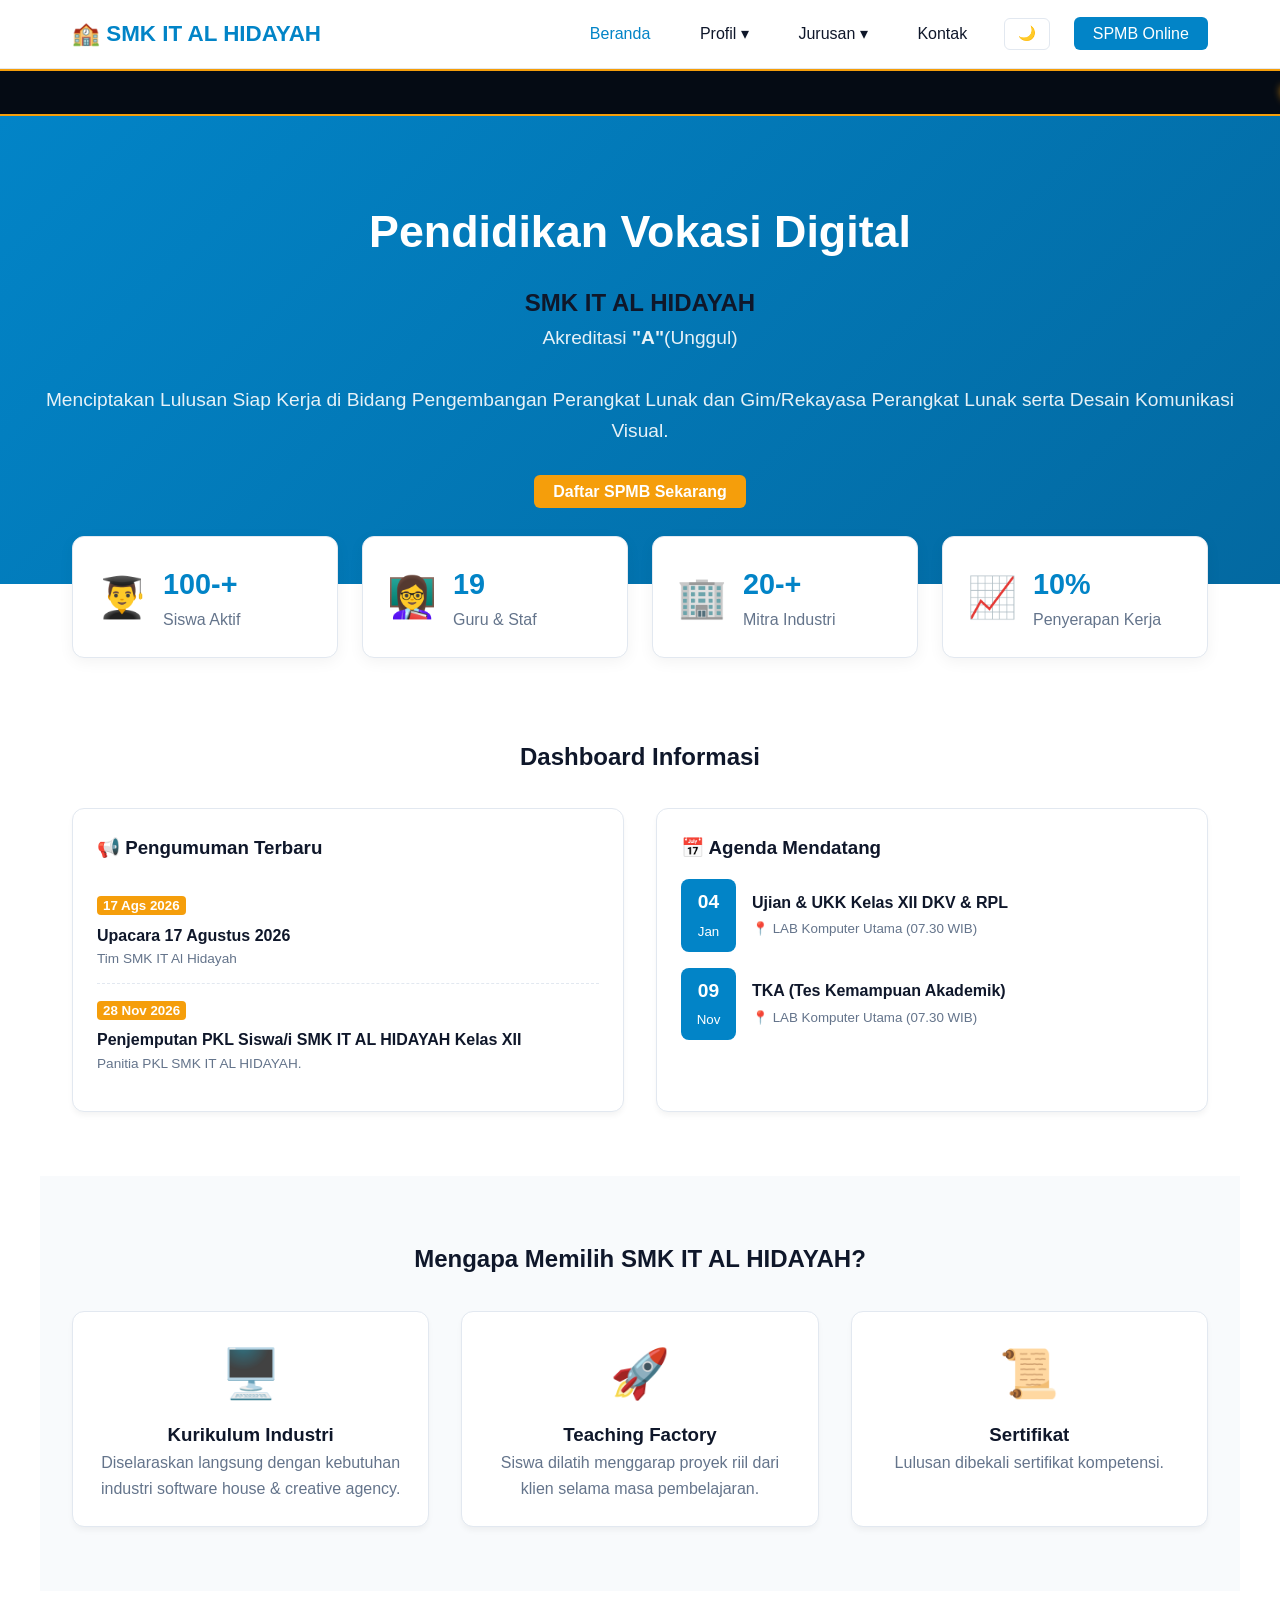
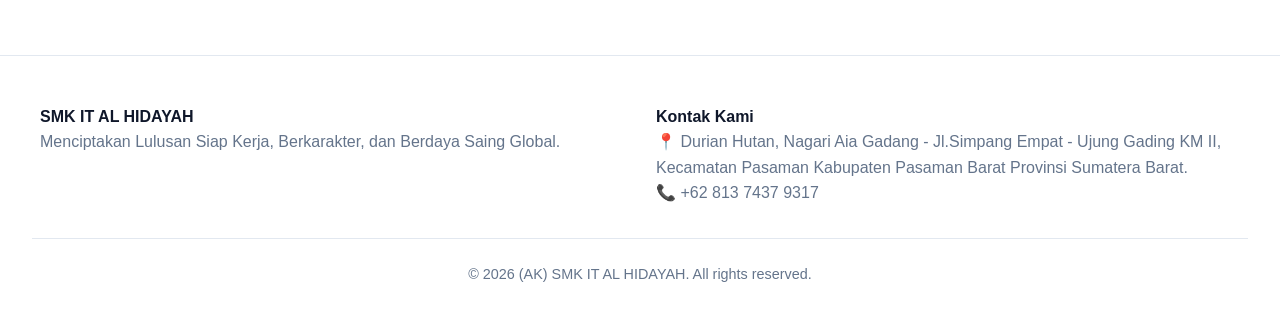
<file: index.html>
<!DOCTYPE html>
<html lang="id">
<head>
  <meta charset="UTF-8">
  <meta name="viewport" content="width=device-width, initial-scale=1.0">
  <title>Beranda & Dashboard - SMK IT AL HIDAYAH</title>
  <link rel="icon" type="image/png" href="assets/img/favicon.ico">
  <link rel="stylesheet" href="css/style.css">
  <style>
    .hero {
      background: linear-gradient(135deg, #0284c7, #0369a1);
      color: #ffffff;
      padding: 5rem 2rem;
      text-align: center;
    }
    .hero h1 { font-size: 2.8rem; margin-bottom: 1rem; color: #ffffff; }
    .hero p { font-size: 1.2rem; margin-bottom: 2rem; opacity: 0.9; color: #ffffff; }
    .stats-grid {
      display: grid;
      grid-template-columns: repeat(auto-fit, minmax(200px, 1fr));
      gap: 1.5rem;
      margin-top: -3rem;
      position: relative;
      z-index: 10;
    }
    .stat-card {
      background: var(--bg-card);
      padding: 1.5rem;
      border-radius: 12px;
      border: 1px solid var(--border-color);
      display: flex;
      align-items: center;
      gap: 1rem;
      box-shadow: 0 4px 15px rgba(0,0,0,0.05);
    }
    .stat-card h3 { font-size: 1.8rem; color: var(--primary-color); }
    .features-grid, .dashboard-grid {
      display: grid;
      grid-template-columns: repeat(auto-fit, minmax(280px, 1fr));
      gap: 2rem;
    }
  </style>
</head>
<body>
  <header>
    <nav class="navbar">
      <div class="logo">🏫 SMK IT AL HIDAYAH</div>
      <div class="hamburger" id="hamburger"><span></span><span></span><span></span></div>
      <ul class="nav-links" id="navLinks">
        <li><a href="index.html" class="active">Beranda</a></li>
        <li class="dropdown">
          <a href="#">Profil ▾</a>
          <ul class="dropdown-menu">
            <li><a href="profil.html">Sejarah, Visi, Misi & Tujuan</a></li>
            <li><a href="sambutan.html">Sambutan Kepsek</a></li>
            <li><a href="fasilitas.html">Fasilitas Sekolah</a></li>
            <li><a href="struktur-organisasi.html">Struktur Organisasi</a></li>
          </ul>
        </li>
        <li class="dropdown">
          <a href="#">Jurusan ▾</a>
          <ul class="dropdown-menu">
            <li><a href="jurusan-rpl.html">Pengembangan Perangkat Lunak dan Gim</a></li>
            <li><a href="jurusan-dkv.html">Desain Komunikasi Visual</a></li>
          </ul>
        </li>
        <li><a href="kontak.html">Kontak</a></li>
        <li><button id="themeToggle" class="theme-btn">🌙</button></li>
        <li><a href="spmb.html" class="btn-cta">SPMB Online</a></li>
      </ul>
    </nav>
  </header>

  <div class="led-banner">
    <div class="led-wrapper">
      <span class="led-text">
        📢 PENGUMUMAN SMK IT AL HIDAYAH 2026/2027: Penerimaan Peserta Didik Baru Gelombang II telah dibuka! Bagi calon siswa Jurusan Pengembangan Perangkat Lunak dan Gim/Rekayasa Perangkat Lunak (RPL) & Desain Komunikasi Visual (DKV) segera daftarkan diri Anda sebelum 30 Agustus 2026. 🚀
      </span>
    </div>
  </div>

  <main>
    <section class="hero">
      <h1>Pendidikan Vokasi Digital</h1>
      <h2>SMK IT AL HIDAYAH</h2>
      <p>Akreditasi <strong>"A"</strong>(Unggul)</p>
      <p>Menciptakan Lulusan Siap Kerja di Bidang Pengembangan Perangkat Lunak dan Gim/Rekayasa Perangkat Lunak serta Desain Komunikasi Visual.</p>
      <a href="spmb.html" class="btn-cta" style="background-color: var(--accent-color);">Daftar SPMB Sekarang</a>
    </section>

    <div class="section-padding" style="padding-top: 0;">
      <div class="stats-grid">
        <div class="stat-card">
          <span style="font-size: 2.5rem;">👨‍🎓</span>
          <div><h3>100-+</h3><p class="text-muted">Siswa Aktif</p></div>
        </div>
        <div class="stat-card">
          <span style="font-size: 2.5rem;">👩‍🏫</span>
          <div><h3>19</h3><p class="text-muted">Guru & Staf</p></div>
        </div>
        <div class="stat-card">
          <span style="font-size: 2.5rem;">🏢</span>
          <div><h3>20-+</h3><p class="text-muted">Mitra Industri</p></div>
        </div>
        <div class="stat-card">
          <span style="font-size: 2.5rem;">📈</span>
          <div><h3>10%</h3><p class="text-muted">Penyerapan Kerja</p></div>
        </div>
      </div>
    </div>  

    <section class="section-padding" style="padding-top: 1rem;">
      <h2 style="text-align: center; margin-bottom: 2rem;">Dashboard Informasi</h2>
      <div class="dashboard-grid">
        <div class="card">
          <h3>📢 Pengumuman Terbaru</h3>
          <ul style="margin-top: 1rem; list-style: none;">
            <li style="padding: 0.8rem 0; border-bottom: 1px dashed var(--border-color);">
              <small style="background: var(--accent-color); color: #fff; padding: 2px 6px; border-radius: 4px; font-weight: bold;">17 Ags 2026</small>
              <p style="margin-top: 5px; font-weight: 600;">Upacara 17 Agustus 2026</p>
              <p class="text-muted" style="font-size: 0.85rem;">Tim SMK IT Al Hidayah</p>
            </li>
            <li style="padding: 0.8rem 0;">
              <small style="background: var(--accent-color); color: #fff; padding: 2px 6px; border-radius: 4px; font-weight: bold;">28 Nov 2026</small>
              <p style="margin-top: 5px; font-weight: 600;">Penjemputan PKL Siswa/i SMK IT AL HIDAYAH Kelas XII</p>
              <p class="text-muted" style="font-size: 0.85rem;">Panitia PKL SMK IT AL HIDAYAH.</p>
            </li>
          </ul>
        </div>

        <div class="card">
          <h3>📅 Agenda Mendatang</h3>
          <ul style="margin-top: 1rem; list-style: none;">
            <li style="display: flex; gap: 1rem; align-items: center; margin-bottom: 1rem;">
              <div style="background: var(--primary-color); color: white; padding: 0.5rem; border-radius: 8px; text-align: center; min-width: 55px;">
                <strong style="font-size: 1.2rem; color: #fff;">04</strong><br><small style="color: #fff;">Jan</small>
              </div>
              <div>
                <h4>Ujian & UKK Kelas XII DKV & RPL</h4>
                <small class="text-muted">📍 LAB Komputer Utama (07.30 WIB)</small>
              </div>
            </li>
            <li style="display: flex; gap: 1rem; align-items: center;">
              <div style="background: var(--primary-color); color: white; padding: 0.5rem; border-radius: 8px; text-align: center; min-width: 55px;">
                <strong style="font-size: 1.2rem; color: #fff;">09</strong><br><small style="color: #fff;">Nov</small>
              </div>
              <div>
                <h4>TKA (Tes Kemampuan Akademik)</h4>
                <small class="text-muted">📍 LAB Komputer Utama (07.30 WIB)</small>
              </div>
            </li>
          </ul>
        </div>
      </div>
    </section>

    <section class="section-padding" style="background: var(--bg-section);">
      <h2 style="text-align: center; margin-bottom: 2rem;">Mengapa Memilih SMK IT AL HIDAYAH?</h2>
      <div class="features-grid">
        <div class="card" style="text-align: center;">
          <div style="font-size: 3rem; margin-bottom: 0.5rem;">🖥️</div>
          <h3>Kurikulum Industri</h3>
          <p class="text-muted">Diselaraskan langsung dengan kebutuhan industri software house & creative agency.</p>
        </div>
        <div class="card" style="text-align: center;">
          <div style="font-size: 3rem; margin-bottom: 0.5rem;">🚀</div>
          <h3>Teaching Factory</h3>
          <p class="text-muted">Siswa dilatih menggarap proyek riil dari klien selama masa pembelajaran.</p>
        </div>
        <div class="card" style="text-align: center;">
          <div style="font-size: 3rem; margin-bottom: 0.5rem;">📜</div>
          <h3>Sertifikat</h3>
          <p class="text-muted">Lulusan dibekali sertifikat kompetensi.</p>
        </div>
      </div>
    </section>
  </main>

  <footer>
    <div class="footer-container">
      <div class="footer-col">
        <h4>SMK IT AL HIDAYAH</h4>
        <p class="text-muted">Menciptakan Lulusan Siap Kerja, Berkarakter, dan Berdaya Saing Global.</p>
      </div>
      <div class="footer-col">
        <h4>Kontak Kami</h4>
        <p class="text-muted">📍 Durian Hutan, Nagari Aia Gadang - Jl.Simpang Empat - Ujung Gading KM II, Kecamatan Pasaman Kabupaten Pasaman Barat Provinsi Sumatera Barat.</p>
        <p class="text-muted">📞 +62 813 7437 9317</p>
      </div>
    </div>
    <div class="footer-bottom">
      <p class="text-muted">&copy; 2026 (AK) SMK IT AL HIDAYAH. All rights reserved.</p>
    </div>
  </footer>

  <script src="script.js"></script>
</body>
</html>
</file>
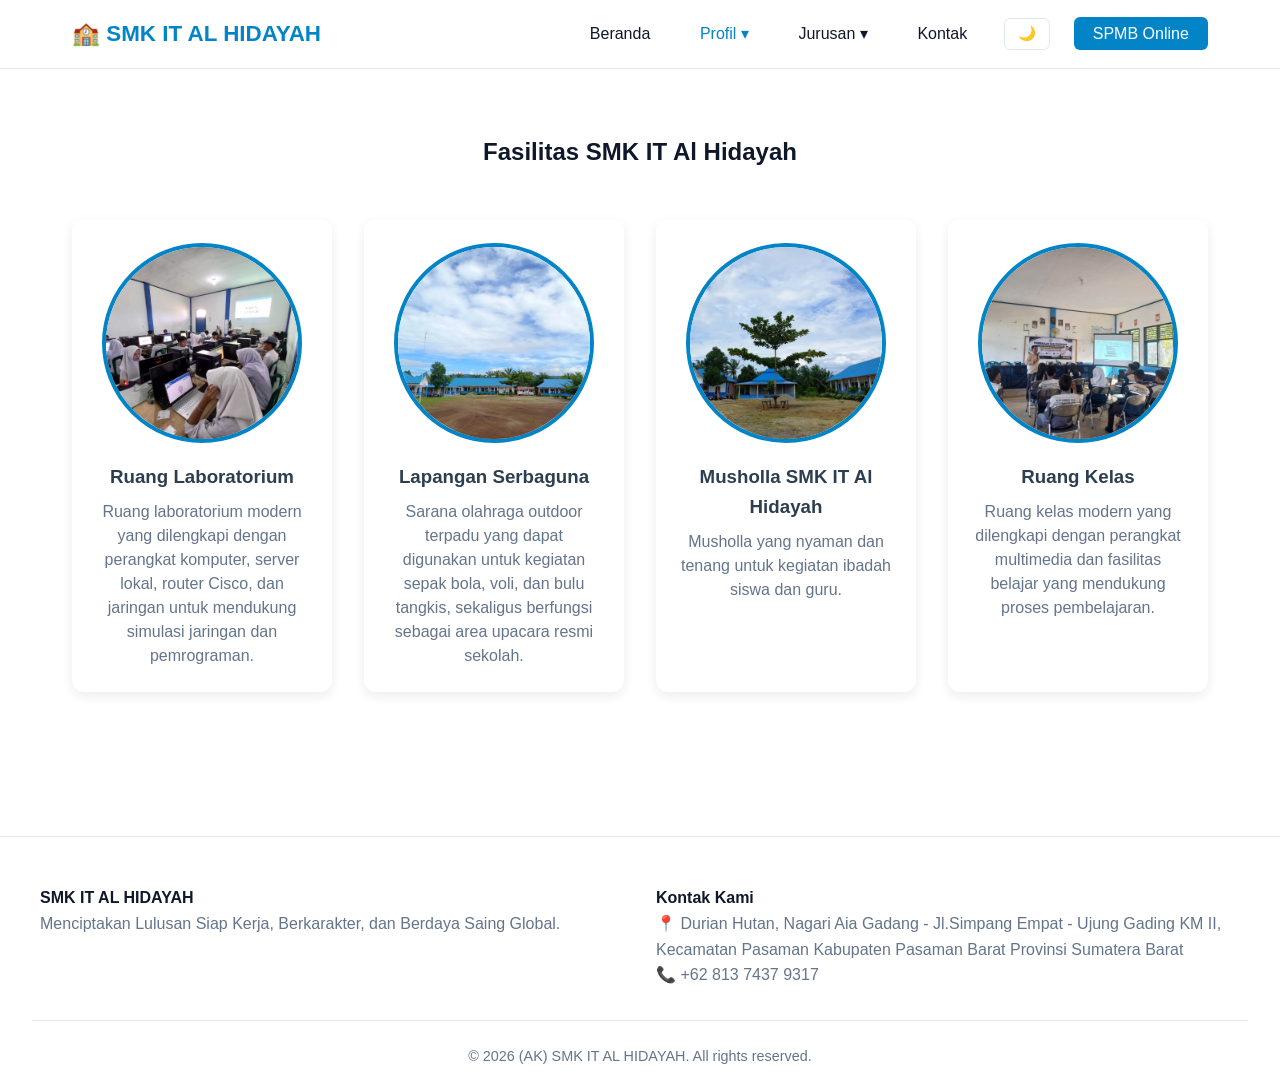
<file: fasilitas.html>
<!DOCTYPE html>
<html lang="id">
<head>
  <meta charset="UTF-8">
  <meta name="viewport" content="width=device-width, initial-scale=1.0">
  <title>Fasilitas Sekolah - SMK IT AL HIDAYAH</title>
  <link rel="icon" type="image/png" href="assets/img/favicon.ico">
  <link rel="stylesheet" href="css/style.css">
  <style>
    .facility-grid {
      display: grid;
      grid-template-columns: repeat(auto-fit, minmax(260px, 1fr));
      gap: 2rem;
      padding: 1rem 0;
    }

    .facility-card {
      background-color: #ffffff;
      border-radius: 12px;
      padding: 1.5rem;
      box-shadow: 0 4px 12px rgba(0, 0, 0, 0.08);
      display: flex;
      flex-direction: column;
      align-items: center;
      text-align: center;
      transition: transform 0.3s ease, box-shadow 0.3s ease;
    }

    .facility-card:hover {
      transform: translateY(-5px);
      box-shadow: 0 8px 20px rgba(0, 0, 0, 0.12);
    }

    .img-facility {
      width: 100%;
      max-width: 200px;
      height: auto;
      aspect-ratio: 1 / 1;
      object-fit: cover;
      border-radius: 50%;
      margin-bottom: 1.2rem;
      border: 4px solid var(--primary-color, #2c3e50);
    }

    .facility-content h3 {
      margin-bottom: 0.5rem;
      color: #2c3e50;
    }

    .facility-content p {
      line-height: 1.5;
    }
  </style>
</head>
<body>
  <header>
    <nav class="navbar">
      <div class="logo">🏫 SMK IT AL HIDAYAH</div>
      <div class="hamburger" id="hamburger"><span></span><span></span><span></span></div>
      <ul class="nav-links" id="navLinks">
        <li><a href="index.html">Beranda</a></li>
        <li class="dropdown">
          <a href="#" class="active">Profil ▾</a>
          <ul class="dropdown-menu">
            <li><a href="profil.html">Sejarah, Visi, Misi & Tujuan</a></li>
            <li><a href="sambutan.html">Sambutan Kepsek</a></li>
            <li><a href="fasilitas.html">Fasilitas Sekolah</a></li>
            <li><a href="struktur-organisasi.html">Struktur Organisasi</a></li>
          </ul>
        </li>
        <li class="dropdown">
          <a href="#">Jurusan ▾</a>
          <ul class="dropdown-menu">
            <li><a href="jurusan-rpl.html">Pengembangan Perangkat Lunak dan Gim</a></li>
            <li><a href="jurusan-dkv.html">Desain Komunikasi Visual</a></li>
          </ul>
        </li>
        <li><a href="kontak.html">Kontak</a></li>
        <li><button id="themeToggle" class="theme-btn">🌙</button></li>
        <li><a href="spmb.html" class="btn-cta">SPMB Online</a></li>
      </ul>
    </nav>
  </header>

  <main class="section-padding">
    <h2 style="text-align: center; margin-bottom: 2rem;">Fasilitas SMK IT Al Hidayah</h2>
    
    <div class="facility-grid">
      
      <div class="facility-card">
        <img 
          src="assets/img/foto-labor.jpeg" 
          alt="Foto Laboratorium" 
          class="img-facility"
        >
        <div class="facility-content">
          <h3>Ruang Laboratorium</h3>
          <p class="text-muted">Ruang laboratorium modern yang dilengkapi dengan perangkat komputer, server lokal, router Cisco, dan jaringan untuk mendukung simulasi jaringan dan pemrograman.</p>
        </div>
      </div>

      <div class="facility-card">
        <img 
          src="assets/img/foto-lapangan.jpeg" 
          alt="Foto Lapangan Olahraga" 
          class="img-facility"
        >
        <div class="facility-content">
          <h3>Lapangan Serbaguna</h3>
          <p class="text-muted">Sarana olahraga outdoor terpadu yang dapat digunakan untuk kegiatan sepak bola, voli, dan bulu tangkis, sekaligus berfungsi sebagai area upacara resmi sekolah.</p>
        </div>
      </div>

      <div class="facility-card">
        <img 
          src="assets/img/foto-musholla.jpeg" 
          alt="Foto Musholla" 
          class="img-facility"
        >
        <div class="facility-content">
          <h3>Musholla SMK IT Al Hidayah</h3>
          <p class="text-muted">Musholla yang nyaman dan tenang untuk kegiatan ibadah siswa dan guru.</p>
        </div>
      </div>

      <div class="facility-card">
        <img 
          src="assets/img/foto-kelas.jpeg" 
          alt="Foto Ruang Kelas" 
          class="img-facility"
        >
        <div class="facility-content">
          <h3>Ruang Kelas</h3>
          <p class="text-muted">Ruang kelas modern yang dilengkapi dengan perangkat multimedia dan fasilitas belajar yang mendukung proses pembelajaran.</p>
        </div>
      </div>

    </div>
  </main>

  <footer>
    <div class="footer-container">
      <div class="footer-col">
        <h4>SMK IT AL HIDAYAH</h4>
        <p class="text-muted">Menciptakan Lulusan Siap Kerja, Berkarakter, dan Berdaya Saing Global.</p>
      </div>
      <div class="footer-col">
        <h4>Kontak Kami</h4>
        <p class="text-muted">📍 Durian Hutan, Nagari Aia Gadang - Jl.Simpang Empat - Ujung Gading KM II, Kecamatan Pasaman Kabupaten Pasaman Barat Provinsi Sumatera Barat</p>
        <p class="text-muted">📞 +62 813 7437 9317</p>
      </div>
    </div>
    <div class="footer-bottom">
      <p class="text-muted">&copy; 2026 (AK) SMK IT AL HIDAYAH. All rights reserved.</p>
    </div>
  </footer>

  <script src="script.js"></script>
</body>
</html>
</file>
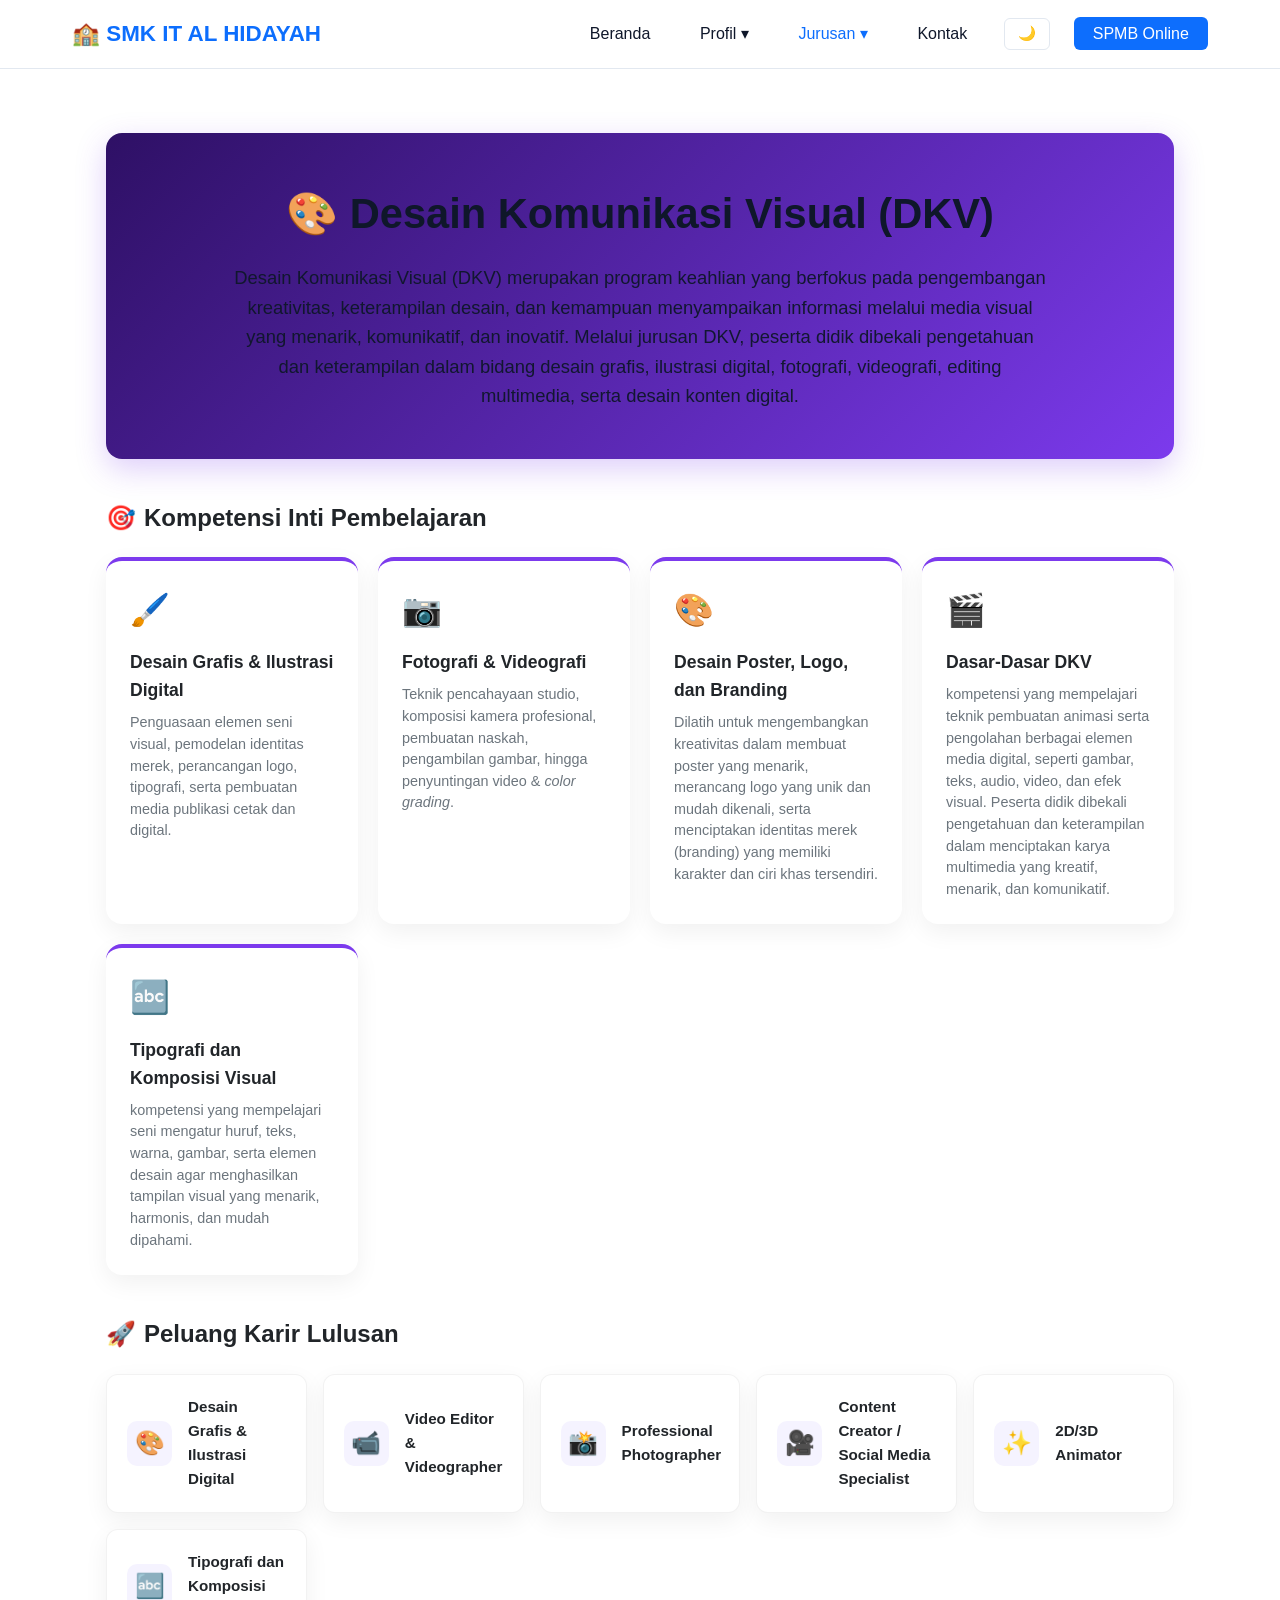
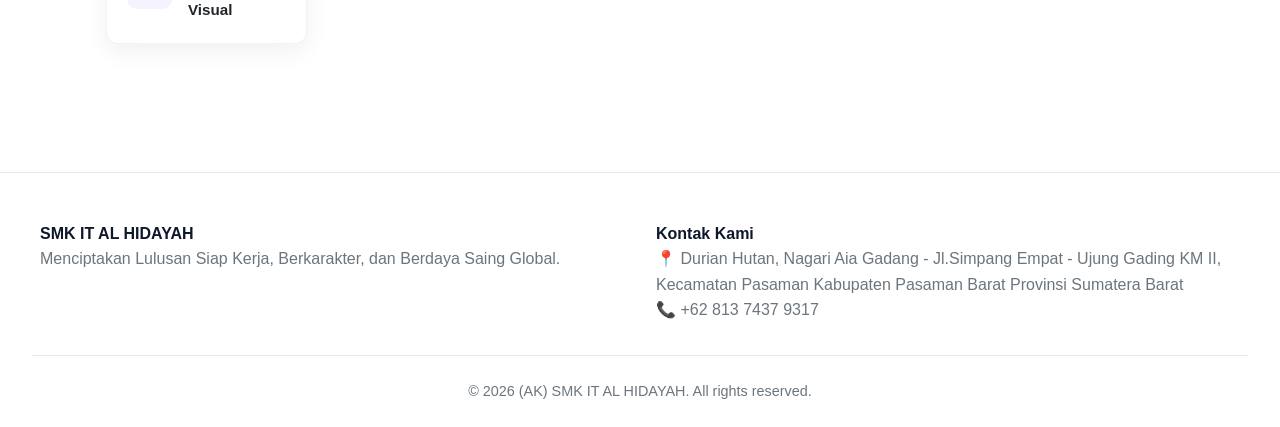
<file: jurusan-dkv.html>
<!DOCTYPE html>
<html lang="id">
<head>
  <meta charset="UTF-8">
  <meta name="viewport" content="width=device-width, initial-scale=1.0">
  <title>Desain Komunikasi Visual - SMK IT AL HIDAYAH</title>
  <link rel="icon" type="image/png" href="assets/img/favicon.ico">
  <link rel="stylesheet" href="css/style.css">
  <style>
    :root {
      --primary-color: #0d6efd;
      --dkv-accent: #7c3aed; /* Creative Violet */
      --dkv-gradient: linear-gradient(135deg, #2e1065 0%, #7c3aed 100%);
      --card-bg: #ffffff;
      --text-color: #212529;
      --text-muted: #6c757d;
      --border-radius: 16px;
      --shadow: 0 8px 24px rgba(0, 0, 0, 0.06);
    }

    .dkv-container {
      width: 100%;
      max-width: 1100px;
      margin: 0 auto;
      padding: 0 1rem;
      display: flex;
      flex-direction: column;
      gap: 2.5rem;
    }

    .hero-dkv {
      background: var(--dkv-gradient);
      color: #ffffff;
      padding: 3rem 2rem;
      border-radius: var(--border-radius);
      box-shadow: 0 10px 30px rgba(124, 58, 237, 0.25);
      text-align: center;
      position: relative;
      overflow: hidden;
    }

    .hero-dkv h1 {
      font-size: clamp(1.8rem, 5vw, 2.6rem);
      margin-bottom: 1rem;
      font-weight: 700;
    }

    .hero-dkv p {
      font-size: clamp(1rem, 2vw, 1.15rem);
      max-width: 820px;
      margin: 0 auto;
      line-height: 1.6;
      opacity: 0.95;
    }

    .section-title {
      font-size: 1.5rem;
      font-weight: 700;
      color: var(--text-color);
      margin-bottom: 1.25rem;
      display: flex;
      align-items: center;
      gap: 0.5rem;
    }

    .grid-competency {
      display: grid;
      grid-template-columns: repeat(auto-fit, minmax(240px, 1fr));
      gap: 1.25rem;
    }

    .competency-card {
      background: var(--card-bg);
      border-radius: var(--border-radius);
      padding: 1.5rem;
      box-shadow: var(--shadow);
      border-top: 4px solid var(--dkv-accent);
      transition: transform 0.25s ease, box-shadow 0.25s ease;
    }

    .competency-card:hover {
      transform: translateY(-5px);
      box-shadow: 0 12px 28px rgba(0, 0, 0, 0.1);
    }

    .competency-icon {
      font-size: 2rem;
      margin-bottom: 0.75rem;
      display: inline-block;
    }

    .competency-card h3 {
      font-size: 1.1rem;
      margin-bottom: 0.5rem;
      color: var(--text-color);
    }

    .competency-card p {
      font-size: 0.9rem;
      color: var(--text-muted);
      line-height: 1.5;
    }

    .grid-career {
      display: grid;
      grid-template-columns: repeat(auto-fit, minmax(200px, 1fr));
      gap: 1rem;
    }

    .career-item {
      background: var(--card-bg);
      padding: 1.25rem;
      border-radius: 12px;
      box-shadow: var(--shadow);
      display: flex;
      align-items: center;
      gap: 1rem;
      border: 1px solid rgba(0,0,0,0.05);
      transition: transform 0.2s ease;
    }

    .career-item:hover {
      transform: translateX(4px);
    }

    .career-icon {
      font-size: 1.5rem;
      background: #f5f3ff;
      color: #7c3aed;
      width: 45px;
      height: 45px;
      display: flex;
      align-items: center;
      justify-content: center;
      border-radius: 10px;
      flex-shrink: 0;
    }

    .career-info h4 {
      font-size: 0.95rem;
      margin: 0;
      color: var(--text-color);
    }

    @media (max-width: 768px) {
      .dkv-container {
        padding: 0 0.75rem;
        gap: 2rem;
      }

      .hero-dkv {
        padding: 2rem 1.25rem;
      }

      .grid-competency {
        grid-template-columns: 1fr;
      }

      .grid-career {
        grid-template-columns: 1fr;
      }
    }
  </style>
</head>
<body>
  <header>
    <nav class="navbar">
      <div class="logo">🏫 SMK IT AL HIDAYAH</div>
      <div class="hamburger" id="hamburger"><span></span><span></span><span></span></div>
      <ul class="nav-links" id="navLinks">
        <li><a href="index.html">Beranda</a></li>
        <li class="dropdown">
          <a href="#">Profil ▾</a>
          <ul class="dropdown-menu">
            <li><a href="profil.html">Visi, Misi & Tujuan</a></li>
            <li><a href="sambutan.html">Sambutan Kepsek</a></li>
            <li><a href="fasilitas.html">Fasilitas Sekolah</a></li>
            <li><a href="struktur-organisasi.html">Struktur Organisasi</a></li>
          </ul>
        </li>
        <li class="dropdown">
          <a href="#" class="active">Jurusan ▾</a>
          <ul class="dropdown-menu">
            <li><a href="jurusan-rpl.html">Pengembangan Perangkat Lunak dan Gim</a></li>
            <li><a href="jurusan-dkv.html">Desain Komunikasi Visual</a></li>
          </ul>
        </li>
        <li><a href="kontak.html">Kontak</a></li>
        <li><button id="themeToggle" class="theme-btn">🌙</button></li>
        <li><a href="spmb.html" class="btn-cta">SPMB Online</a></li>
      </ul>
    </nav>
  </header>

  <main class="section-padding">
    <div class="dkv-container">
      
      <section class="hero-dkv">
        <h1>🎨 Desain Komunikasi Visual (DKV)</h1>
        <p>
          Desain Komunikasi Visual (DKV) merupakan program keahlian yang berfokus pada pengembangan kreativitas, keterampilan desain, dan kemampuan menyampaikan informasi melalui media visual yang menarik, komunikatif, dan inovatif.
          Melalui jurusan DKV, peserta didik dibekali pengetahuan dan keterampilan dalam bidang desain grafis, ilustrasi digital, fotografi, videografi, editing multimedia, serta desain konten digital.
        </p>
      </section>

      <section>
        <div class="section-title">
          <span>🎯</span> Kompetensi Inti Pembelajaran
        </div>
        <div class="grid-competency">
          <div class="competency-card">
            <span class="competency-icon">🖌️</span>
            <h3>Desain Grafis & Ilustrasi Digital</h3>
            <p>Penguasaan elemen seni visual, pemodelan identitas merek, perancangan logo, tipografi, serta pembuatan media publikasi cetak dan digital.</p>
          </div>
          <div class="competency-card">
            <span class="competency-icon">📷</span>
            <h3>Fotografi & Videografi</h3>
            <p>Teknik pencahayaan studio, komposisi kamera profesional, pembuatan naskah, pengambilan gambar, hingga penyuntingan video & <i>color grading</i>.</p>
          </div>
          <div class="competency-card">
            <span class="competency-icon">🎨</span>
            <h3>Desain Poster, Logo, dan Branding</h3>
            <p>Dilatih untuk mengembangkan kreativitas dalam membuat poster yang menarik, merancang logo yang unik dan mudah dikenali, serta menciptakan identitas merek (branding) yang memiliki karakter dan ciri khas tersendiri.</p>
          </div>
          <div class="competency-card">
            <span class="competency-icon">🎬</span>
            <h3>Dasar-Dasar DKV</h3>
            <p>kompetensi yang mempelajari teknik pembuatan animasi serta pengolahan berbagai elemen media digital, seperti gambar, teks, audio, video, dan efek visual. Peserta didik dibekali pengetahuan dan keterampilan dalam menciptakan karya multimedia yang kreatif, menarik, dan komunikatif.</p>
          </div>
          <div class="competency-card">
            <span class="competency-icon">🔤</span>
            <h3>Tipografi dan Komposisi Visual</h3>
            <p>kompetensi yang mempelajari seni mengatur huruf, teks, warna, gambar, serta elemen desain agar menghasilkan tampilan visual yang menarik, harmonis, dan mudah dipahami.</p>
          </div>
        </div>
      </section>

      <section>
        <div class="section-title">
          <span>🚀</span> Peluang Karir Lulusan
        </div>
        <div class="grid-career">
          <div class="career-item">
            <div class="career-icon">🎨</div>
            <div class="career-info">
              <h4>Desain Grafis & Ilustrasi Digital</h4>
            </div>
          </div>
          <div class="career-item">
            <div class="career-icon">📹</div>
            <div class="career-info">
              <h4>Video Editor & Videographer</h4>
            </div>
          </div>
          <div class="career-item">
            <div class="career-icon">📸</div>
            <div class="career-info">
              <h4>Professional Photographer</h4>
            </div>
          </div>
          <div class="career-item">
            <div class="career-icon">🎥</div>
            <div class="career-info">
              <h4>Content Creator / Social Media Specialist</h4>
            </div>
          </div>
          <div class="career-item">
            <div class="career-icon">✨</div>
            <div class="career-info">
              <h4>2D/3D Animator</h4>
            </div>
          </div>
          <div class="career-item">
            <div class="career-icon">🔤</div>
            <div class="career-info">
              <h4>Tipografi dan Komposisi Visual</h4>
            </div>
          </div>
        </div>
      </section>

    </div>
  </main>

  <footer>
    <div class="footer-container">
      <div class="footer-col">
        <h4>SMK IT AL HIDAYAH</h4>
        <p class="text-muted">Menciptakan Lulusan Siap Kerja, Berkarakter, dan Berdaya Saing Global.</p>
      </div>
      <div class="footer-col">
        <h4>Kontak Kami</h4>
        <p class="text-muted">📍 Durian Hutan, Nagari Aia Gadang - Jl.Simpang Empat - Ujung Gading KM II, Kecamatan Pasaman Kabupaten Pasaman Barat Provinsi Sumatera Barat</p>
        <p class="text-muted">📞 +62 813 7437 9317</p>
      </div>
    </div>
    <div class="footer-bottom">
      <p class="text-muted">&copy; 2026 (AK) SMK IT AL HIDAYAH. All rights reserved.</p>
    </div>
  </footer>

  <script src="script.js"></script>
</body>
</html>
</file>
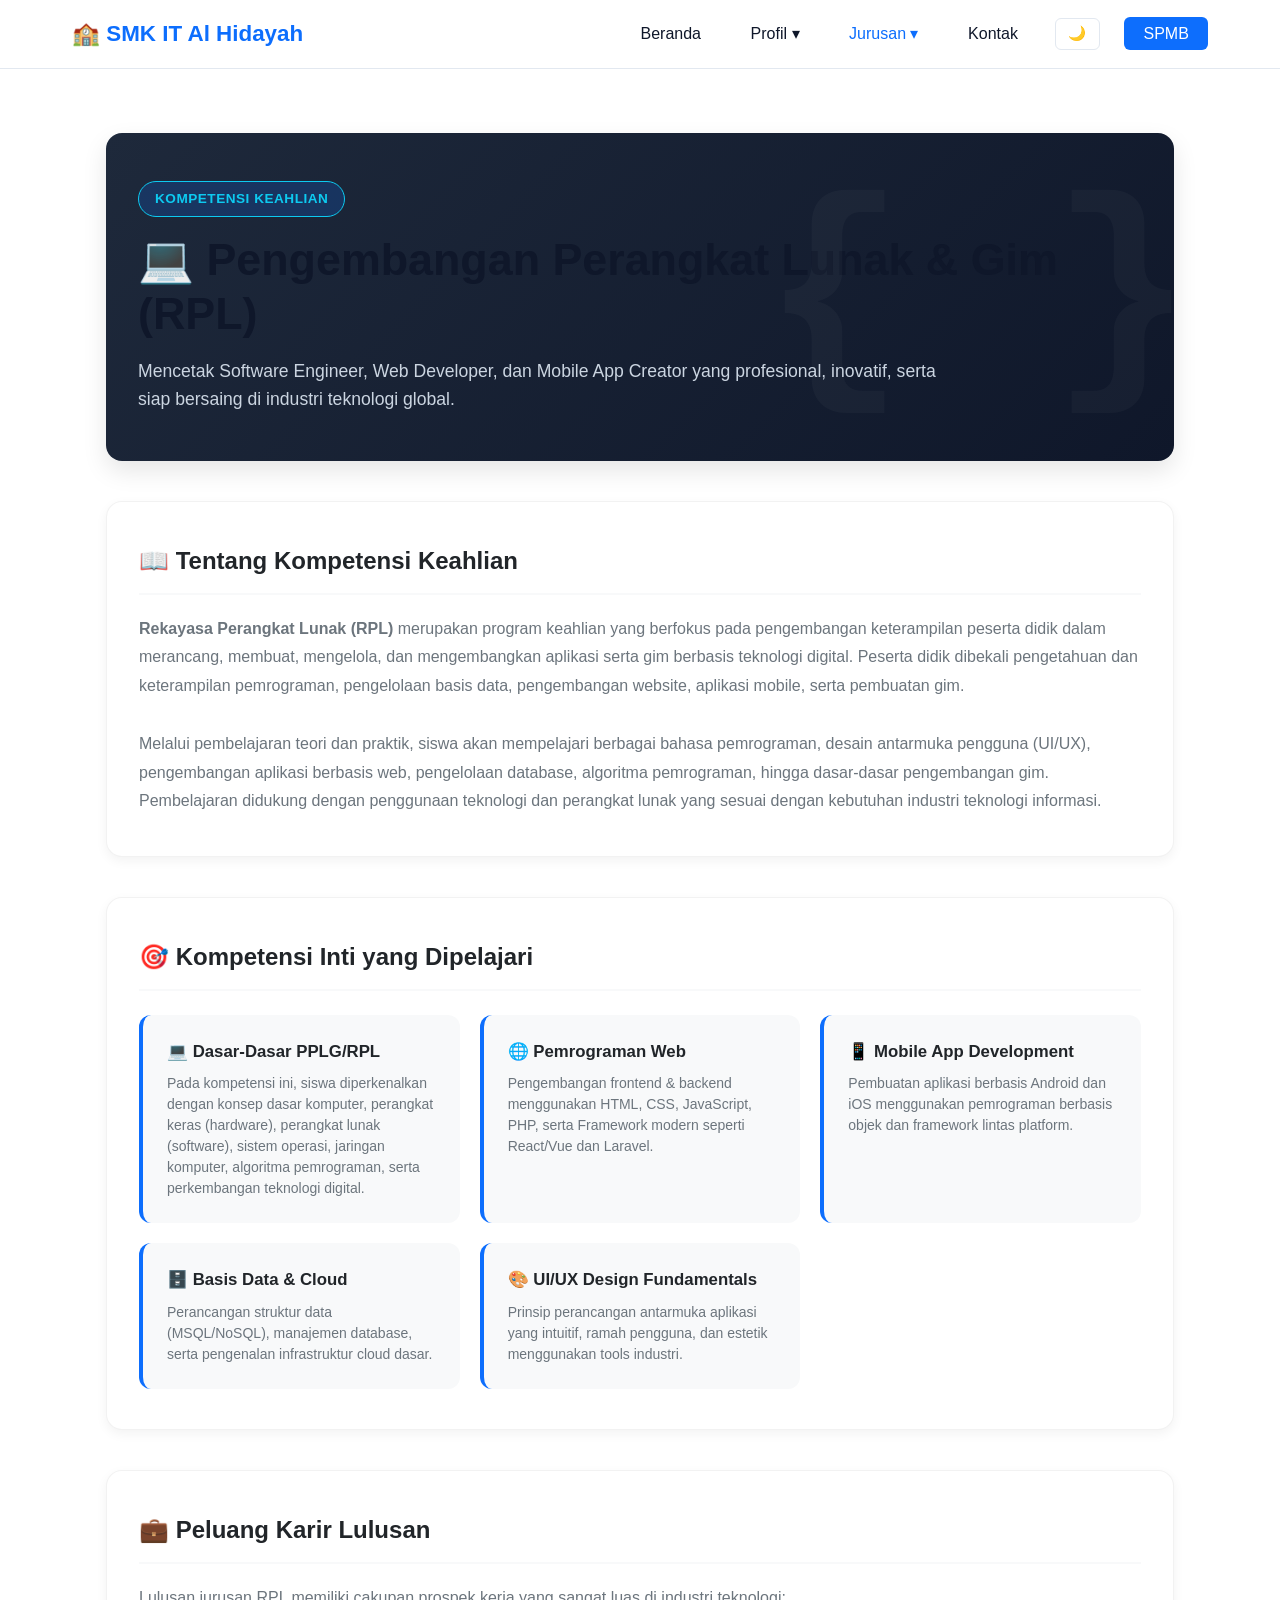
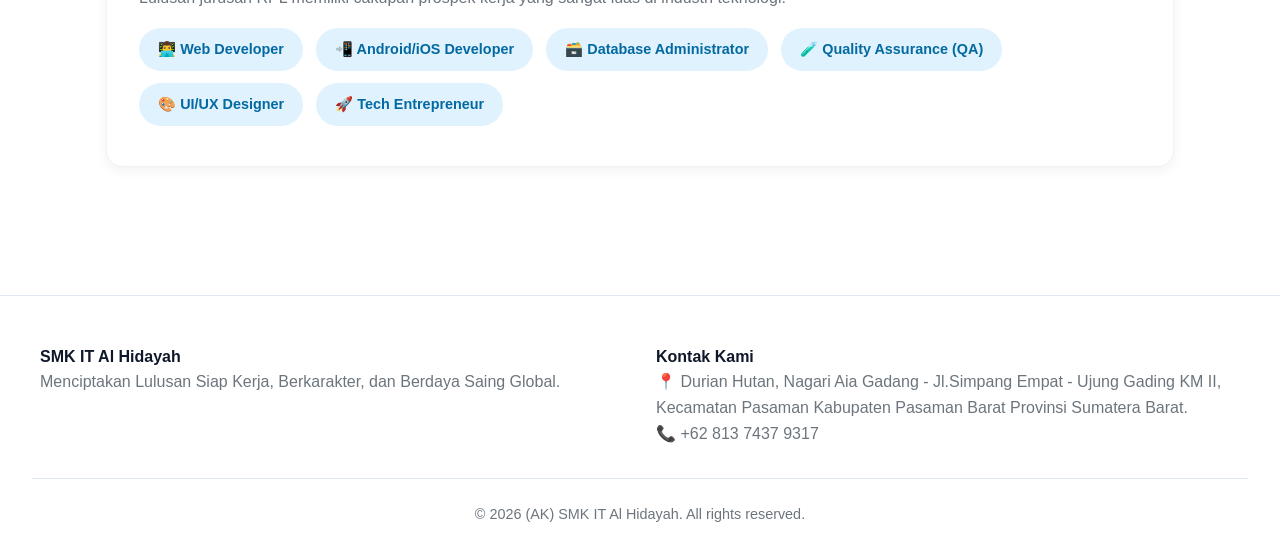
<file: jurusan-rpl.html>
<!DOCTYPE html>
<html lang="id">
<head>
  <meta charset="UTF-8">
  <meta name="viewport" content="width=device-width, initial-scale=1.0">
  <title>Rekayasa Perangkat Lunak - SMK IT Al Hidayah</title>
  <link rel="icon" type="image/png" href="assets/img/favicon.ico">
  <link rel="stylesheet" href="css/style.css">
  <style>
    :root {
      --primary-color: #0d6efd;
      --primary-dark: #0a58ca;
      --secondary-color: #0dcaf0;
      --bg-light: #f8f9fa;
      --card-bg: #ffffff;
      --text-color: #212529;
      --text-muted: #6c757d;
      --border-radius: 16px;
      --shadow-sm: 0 4px 12px rgba(0, 0, 0, 0.05);
      --shadow-lg: 0 10px 25px rgba(0, 0, 0, 0.1);
    }

    .rpl-container {
      max-width: 1100px;
      margin: 0 auto;
      padding: 0 1rem;
      display: flex;
      flex-direction: column;
      gap: 2.5rem;
    }

    .rpl-hero {
      background: linear-gradient(135deg, #1e293b 0%, #0f172a 100%);
      color: #ffffff;
      padding: 3rem 2rem;
      border-radius: var(--border-radius);
      box-shadow: var(--shadow-lg);
      position: relative;
      overflow: hidden;
    }

    .rpl-hero::before {
      content: "{ }";
      position: absolute;
      right: -20px;
      bottom: -30px;
      font-size: 15rem;
      font-weight: bold;
      color: rgba(255, 255, 255, 0.03);
      font-family: monospace;
      pointer-events: none;
    }

    .badge-jurusan {
      display: inline-block;
      background: rgba(13, 110, 253, 0.2);
      color: var(--secondary-color);
      border: 1px solid var(--secondary-color);
      padding: 0.4rem 1rem;
      border-radius: 50px;
      font-size: 0.85rem;
      font-weight: 600;
      margin-bottom: 1rem;
      letter-spacing: 0.5px;
    }

    .rpl-hero h1 {
      font-size: clamp(1.8rem, 4vw, 2.8rem);
      margin-bottom: 1rem;
      line-height: 1.2;
    }

    .rpl-hero p {
      font-size: 1.1rem;
      color: #cbd5e1;
      max-width: 800px;
      line-height: 1.6;
      margin: 0;
    }

    .quick-stats {
      display: grid;
      grid-template-columns: repeat(auto-fit, minmax(220px, 1fr));
      gap: 1.25rem;
    }

    .stat-card {
      background: var(--card-bg);
      padding: 1.5rem;
      border-radius: var(--border-radius);
      box-shadow: var(--shadow-sm);
      border: 1px solid rgba(0,0,0,0.05);
      display: flex;
      align-items: center;
      gap: 1rem;
    }

    .stat-icon {
      font-size: 2.2rem;
      background: #eef2ff;
      padding: 0.8rem;
      border-radius: 12px;
      display: flex;
      align-items: center;
      justify-content: center;
    }

    .stat-info h4 {
      margin: 0;
      font-size: 1.1rem;
      color: var(--text-color);
    }

    .stat-info p {
      margin: 0;
      font-size: 0.85rem;
      color: var(--text-muted);
    }

    .content-section {
      background: var(--card-bg);
      padding: 2.5rem 2rem;
      border-radius: var(--border-radius);
      box-shadow: var(--shadow-sm);
      border: 1px solid rgba(0,0,0,0.05);
    }

    .section-title {
      font-size: 1.5rem;
      color: var(--text-color);
      margin-bottom: 1.25rem;
      display: flex;
      align-items: center;
      gap: 0.5rem;
      border-bottom: 2px solid var(--bg-light);
      padding-bottom: 0.75rem;
    }

    .text-description {
      color: var(--text-muted);
      line-height: 1.8;
      font-size: 1rem;
      margin: 0;
    }

    .skills-grid {
      display: grid;
      grid-template-columns: repeat(auto-fit, minmax(240px, 1fr));
      gap: 1.25rem;
      margin-top: 1.5rem;
    }

    .skill-card {
      background: var(--bg-light);
      padding: 1.5rem;
      border-radius: 12px;
      border-left: 4px solid var(--primary-color);
      transition: all 0.3s ease;
    }

    .skill-card:hover {
      transform: translateY(-5px);
      background: #ffffff;
      box-shadow: var(--shadow-lg);
    }

    .skill-card h4 {
      margin: 0 0 0.5rem 0;
      color: var(--text-color);
      font-size: 1.05rem;
    }

    .skill-card p {
      margin: 0;
      font-size: 0.875rem;
      color: var(--text-muted);
      line-height: 1.5;
    }

    .career-wrapper {
      display: flex;
      flex-wrap: wrap;
      gap: 0.8rem;
      margin-top: 1rem;
    }

    .career-badge {
      background: #e0f2fe;
      color: #0369a1;
      padding: 0.6rem 1.2rem;
      border-radius: 50px;
      font-weight: 600;
      font-size: 0.9rem;
      display: flex;
      align-items: center;
      gap: 0.5rem;
      transition: background 0.2s ease;
    }

    .career-badge:hover {
      background: #bae6fd;
    }

    @media (max-width: 768px) {
      .rpl-hero {
        padding: 2rem 1.25rem;
      }
      .content-section {
        padding: 1.5rem 1.25rem;
      }
      .skills-grid {
        grid-template-columns: 1fr;
      }
    }
  </style>
</head>
<body>
  <header>
    <nav class="navbar">
      <div class="logo">🏫 SMK IT Al Hidayah</div>
      <div class="hamburger" id="hamburger"><span></span><span></span><span></span></div>
      <ul class="nav-links" id="navLinks">
        <li><a href="index.html">Beranda</a></li>
        <li class="dropdown">
          <a href="#">Profil ▾</a>
          <ul class="dropdown-menu">
            <li><a href="profil.html">Visi, Misi & Tujuan</a></li>
            <li><a href="sambutan.html">Sambutan Kepsek</a></li>
            <li><a href="fasilitas.html">Fasilitas Sekolah</a></li>
            <li><a href="struktur-organisasi.html">Struktur Organisasi</a></li>
          </ul>
        </li>
        <li class="dropdown">
          <a href="#" class="active">Jurusan ▾</a>
          <ul class="dropdown-menu">
            <li><a href="jurusan-rpl.html">Pengembangan Perangkat Lunak dan Gim</a></li>
            <li><a href="jurusan-dkv.html">Desain Komunikasi Visual</a></li>
          </ul>
        </li>
        <li><a href="kontak.html">Kontak</a></li>
        <li><button id="themeToggle" class="theme-btn">🌙</button></li>
        <li><a href="spmb.html" class="btn-cta">SPMB</a></li>
      </ul>
    </nav>
  </header>

  <main class="section-padding">
    <div class="rpl-container">
      
      <section class="rpl-hero">
        <span class="badge-jurusan">KOMPETENSI KEAHLIAN</span>
        <h1>💻 Pengembangan Perangkat Lunak & Gim (RPL)</h1>
        <p>Mencetak Software Engineer, Web Developer, dan Mobile App Creator yang profesional, inovatif, serta siap bersaing di industri teknologi global.</p>
      </section>

      <section class="content-section">
        <h3 class="section-title">📖 Tentang Kompetensi Keahlian</h3>
        <p class="text-description">
          <strong>Rekayasa Perangkat Lunak (RPL)</strong> merupakan program keahlian yang berfokus pada pengembangan keterampilan peserta didik dalam merancang, membuat, mengelola, dan mengembangkan aplikasi serta gim berbasis teknologi digital. Peserta didik dibekali pengetahuan dan keterampilan pemrograman, pengelolaan basis data, pengembangan website, aplikasi mobile, serta pembuatan gim.
          <br><br>
          Melalui pembelajaran teori dan praktik, siswa akan mempelajari berbagai bahasa pemrograman, desain antarmuka pengguna (UI/UX), pengembangan aplikasi berbasis web, pengelolaan database, algoritma pemrograman, hingga dasar-dasar pengembangan gim. Pembelajaran didukung dengan penggunaan teknologi dan perangkat lunak yang sesuai dengan kebutuhan industri teknologi informasi.
        </p>
      </section>

      <section class="content-section">
        <h3 class="section-title">🎯 Kompetensi Inti yang Dipelajari</h3>
        <div class="skills-grid">

           <div class="skill-card">
            <h4>💻 Dasar-Dasar PPLG/RPL</h4>
            <p>Pada kompetensi ini, siswa diperkenalkan dengan konsep dasar komputer, perangkat keras (hardware), perangkat lunak (software), sistem operasi, jaringan komputer, algoritma pemrograman, serta perkembangan teknologi digital.</p>
          </div>
          
          <div class="skill-card">
            <h4>🌐 Pemrograman Web</h4>
            <p>Pengembangan frontend & backend menggunakan HTML, CSS, JavaScript, PHP, serta Framework modern seperti React/Vue dan Laravel.</p>
          </div>

          <div class="skill-card">
            <h4>📱 Mobile App Development</h4>
            <p>Pembuatan aplikasi berbasis Android dan iOS menggunakan pemrograman berbasis objek dan framework lintas platform.</p>
          </div>

          <div class="skill-card">
            <h4>🗄️ Basis Data & Cloud</h4>
            <p>Perancangan struktur data (MSQL/NoSQL), manajemen database, serta pengenalan infrastruktur cloud dasar.</p>
          </div>

          <div class="skill-card">
            <h4>🎨 UI/UX Design Fundamentals</h4>
            <p>Prinsip perancangan antarmuka aplikasi yang intuitif, ramah pengguna, dan estetik menggunakan tools industri.</p>
          </div>

        </div>
      </section>

      <section class="content-section">
        <h3 class="section-title">💼 Peluang Karir Lulusan</h3>
        <p class="text-description" style="margin-bottom: 1rem;">
          Lulusan jurusan RPL memiliki cakupan prospek kerja yang sangat luas di industri teknologi:
        </p>
        <div class="career-wrapper">
          <span class="career-badge">👨‍💻 Web Developer</span>
          <span class="career-badge">📲 Android/iOS Developer</span>
          <span class="career-badge">🗃️ Database Administrator</span>
          <span class="career-badge">🧪 Quality Assurance (QA)</span>
          <span class="career-badge">🎨 UI/UX Designer</span>
          <span class="career-badge">🚀 Tech Entrepreneur</span>
        </div>
      </section>

    </div>
  </main>

  <footer>
    <div class="footer-container">
      <div class="footer-col">
        <h4>SMK IT Al Hidayah</h4>
        <p class="text-muted">Menciptakan Lulusan Siap Kerja, Berkarakter, dan Berdaya Saing Global.</p>
      </div>
      <div class="footer-col">
        <h4>Kontak Kami</h4>
        <p class="text-muted">📍 Durian Hutan, Nagari Aia Gadang - Jl.Simpang Empat - Ujung Gading KM II, Kecamatan Pasaman Kabupaten Pasaman Barat Provinsi Sumatera Barat.</p>
        <p class="text-muted">📞 +62 813 7437 9317</p>
      </div>
    </div>
    <div class="footer-bottom">
      <p class="text-muted">&copy; 2026 (AK) SMK IT Al Hidayah. All rights reserved.</p>
    </div>
  </footer>

  <script src="script.js"></script>
</body>
</html>
</file>
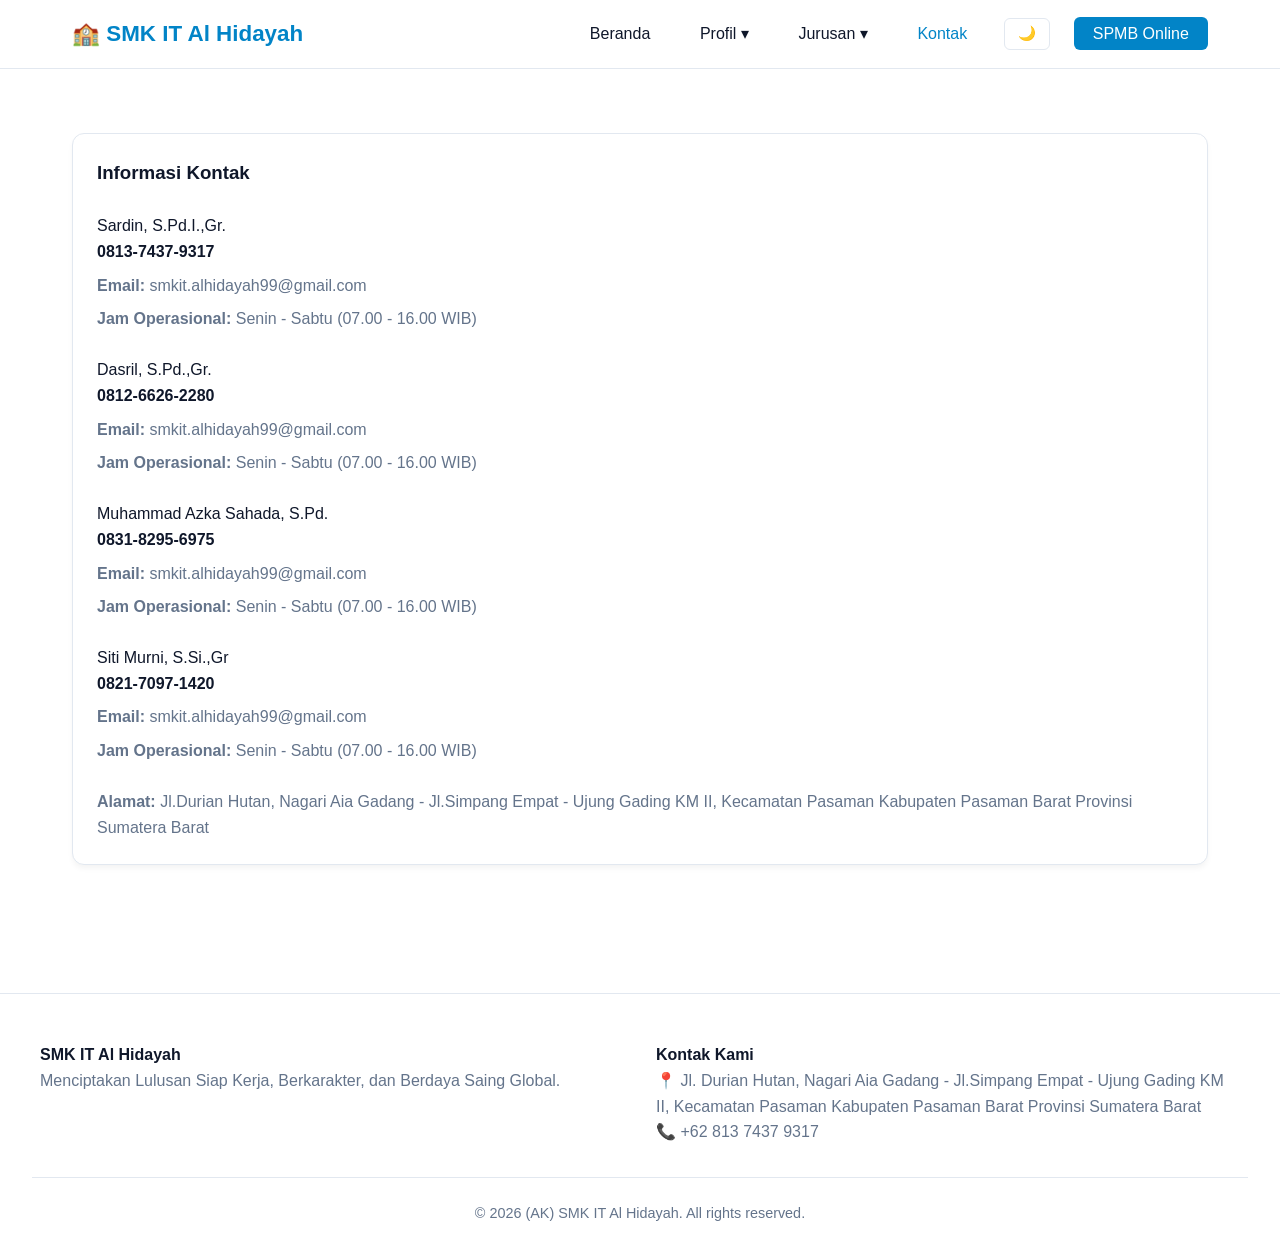
<file: kontak.html>
<!DOCTYPE html>
<html lang="id">
<head>
  <meta charset="UTF-8">
  <meta name="viewport" content="width=device-width, initial-scale=1.0">
  <title>Kontak Kami - SMK IT Al Hidayah</title>
  <link rel="icon" type="image/png" href="assets/img/favicon.ico">
  <link rel="stylesheet" href="css/style.css">
</head>
<body>
  <header>
    <nav class="navbar">
      <div class="logo">🏫 SMK IT Al Hidayah</div>
      <div class="hamburger" id="hamburger"><span></span><span></span><span></span></div>
      <ul class="nav-links" id="navLinks">
        <li><a href="index.html">Beranda</a></li>
        <li class="dropdown">
          <a href="#">Profil ▾</a>
          <ul class="dropdown-menu">
            <li><a href="profil.html">Visi, Misi & Tujuan</a></li>
            <li><a href="sambutan.html">Sambutan Kepsek</a></li>
            <li><a href="fasilitas.html">Fasilitas Sekolah</a></li>
            <li><a href="struktur-organisasi.html">Struktur Organisasi</a></li>
          </ul>
        </li>
        <li class="dropdown">
          <a href="#">Jurusan ▾</a>
          <ul class="dropdown-menu">
            <li><a href="jurusan-rpl.html">Pengembangan Perangkat Lunak dan Gim</a></li>
            <li><a href="jurusan-dkv.html">Desain Komunikasi Visual</a></li>
          </ul>
        </li>
        <li><a href="kontak.html" class="active">Kontak</a></li>
        <li><button id="themeToggle" class="theme-btn">🌙</button></li>
        <li><a href="spmb.html" class="btn-cta">SPMB Online</a></li>
      </ul>
    </nav>
  </header>

  <main class="section-padding">
      <div class="card">
        <h3>Informasi Kontak</h3>
        <br>
        Sardin, S.Pd.I.,Gr.<br>
        <strong><a href="https://wa.me/6281374379317" target="_blank">0813-7437-9317</a></strong>
        <p class="text-muted" style="margin-top: 0.5rem;"><strong>Email:</strong> smkit.alhidayah99@gmail.com</p>
        <p class="text-muted" style="margin-top: 0.5rem;"><strong>Jam Operasional:</strong> Senin - Sabtu (07.00 - 16.00 WIB)</p>
        <br>
        Dasril, S.Pd.,Gr.<br>
        <strong><a href="https://wa.me/6281266262280" target="_blank">0812-6626-2280</a></strong>
        <p class="text-muted" style="margin-top: 0.5rem;"><strong>Email:</strong> smkit.alhidayah99@gmail.com</p>
        <p class="text-muted" style="margin-top: 0.5rem;"><strong>Jam Operasional:</strong> Senin - Sabtu (07.00 - 16.00 WIB)</p>
        <br>
        Muhammad Azka Sahada, S.Pd.<br>
        <strong><a href="https://wa.me/6283182956975" target="_blank">0831-8295-6975</a></strong>
        <p class="text-muted" style="margin-top: 0.5rem;"><strong>Email:</strong> smkit.alhidayah99@gmail.com</p>
        <p class="text-muted" style="margin-top: 0.5rem;"><strong>Jam Operasional:</strong> Senin - Sabtu (07.00 - 16.00 WIB)</p>
        <br>
        Siti Murni, S.Si.,Gr<br>
        <strong><a href="https://wa.me/6282170971420" target="_blank">0821-7097-1420</a></strong>
        <p class="text-muted" style="margin-top: 0.5rem;"><strong>Email:</strong> smkit.alhidayah99@gmail.com</p>
        <p class="text-muted" style="margin-top: 0.5rem;"><strong>Jam Operasional:</strong> Senin - Sabtu (07.00 - 16.00 WIB)</p><br>
        <p class="text-muted"><strong>Alamat:</strong> Jl.Durian Hutan, Nagari Aia Gadang - Jl.Simpang Empat - Ujung Gading KM II, Kecamatan Pasaman Kabupaten Pasaman Barat Provinsi Sumatera Barat</p>
      </div>
    </div>
    </div>
  </main>

  <footer>
    <div class="footer-container">
      <div class="footer-col">
        <h4>SMK IT Al Hidayah</h4>
        <p class="text-muted">Menciptakan Lulusan Siap Kerja, Berkarakter, dan Berdaya Saing Global.</p>
      </div>
      <div class="footer-col">
        <h4>Kontak Kami</h4>
        <p class="text-muted">📍 Jl. Durian Hutan, Nagari Aia Gadang - Jl.Simpang Empat - Ujung Gading KM II, Kecamatan Pasaman Kabupaten Pasaman Barat Provinsi Sumatera Barat</p>
        <p class="text-muted">📞 +62 813 7437 9317</p>
      </div>
    </div>
    <div class="footer-bottom">
      <p class="text-muted">&copy; 2026 (AK) SMK IT Al Hidayah. All rights reserved.</p>
    </div>
  </footer>
  <script src="script.js"></script>
</body>
</html>
</file>
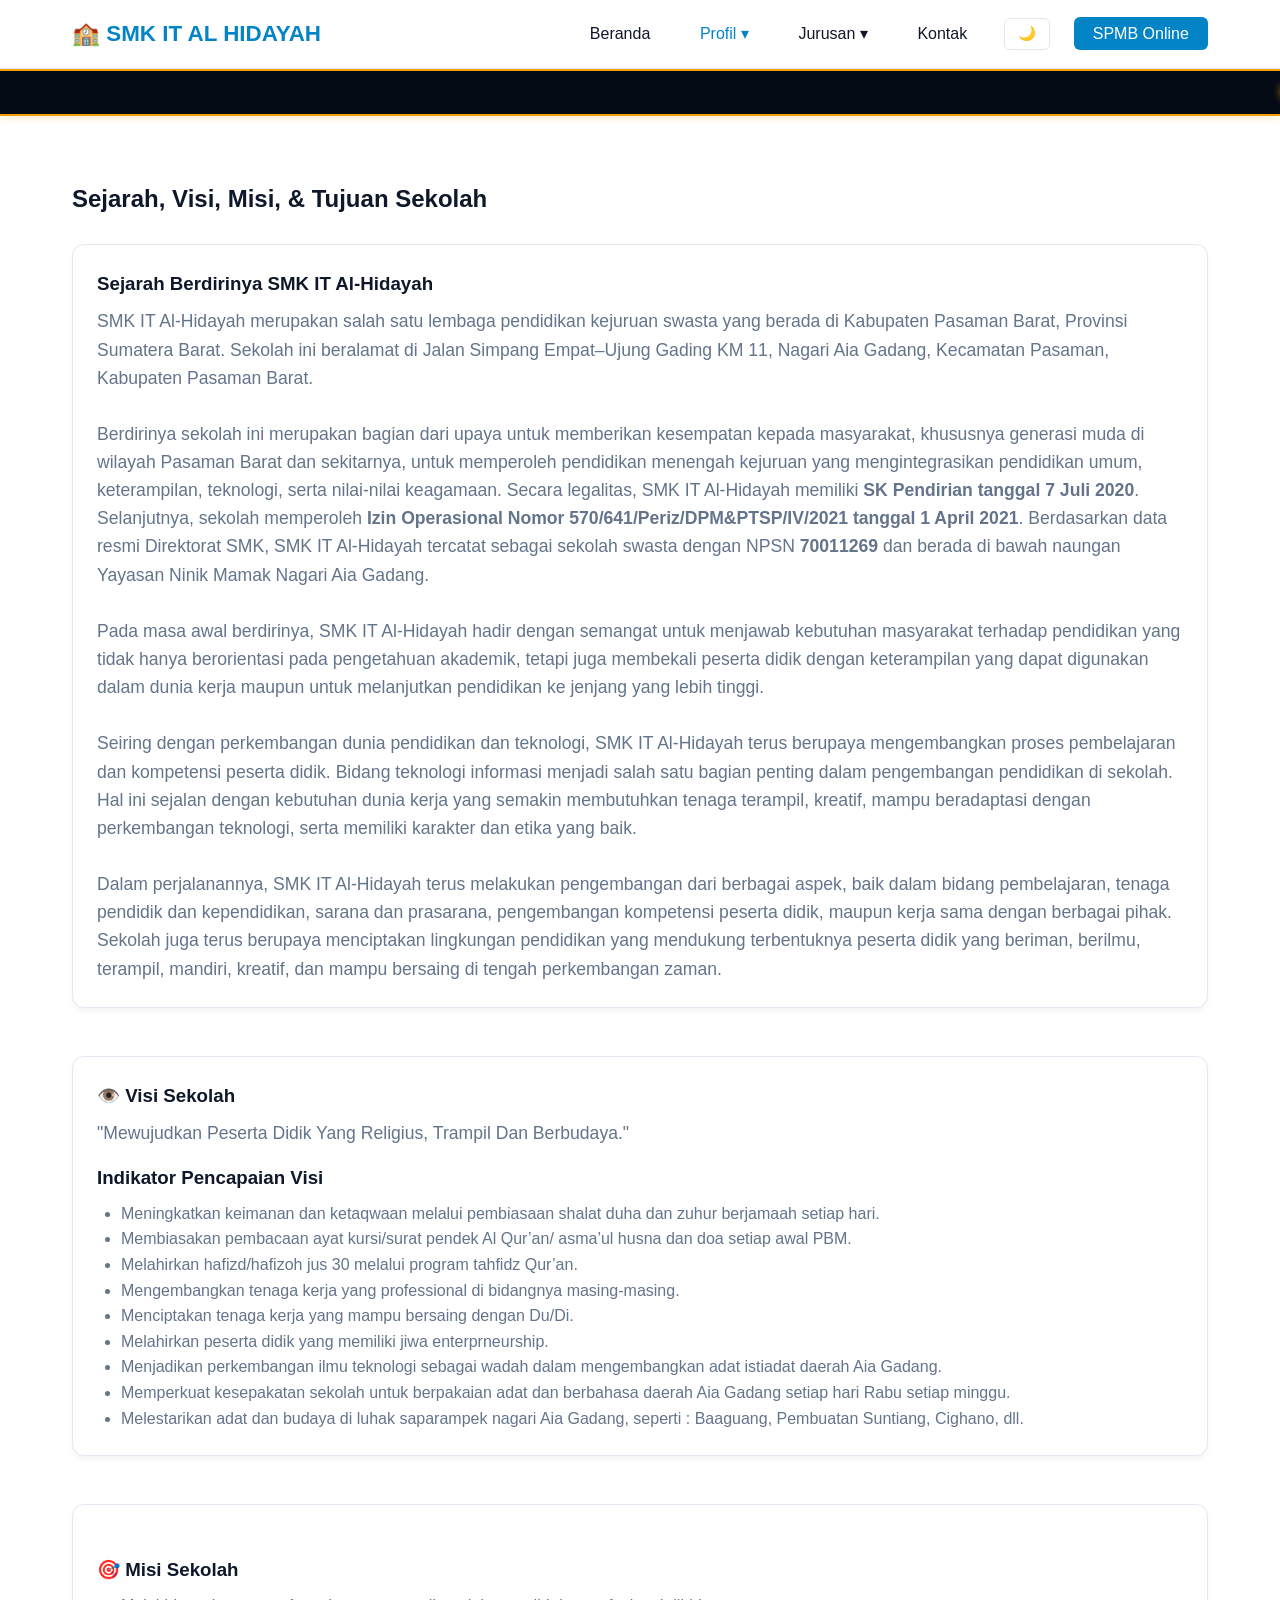
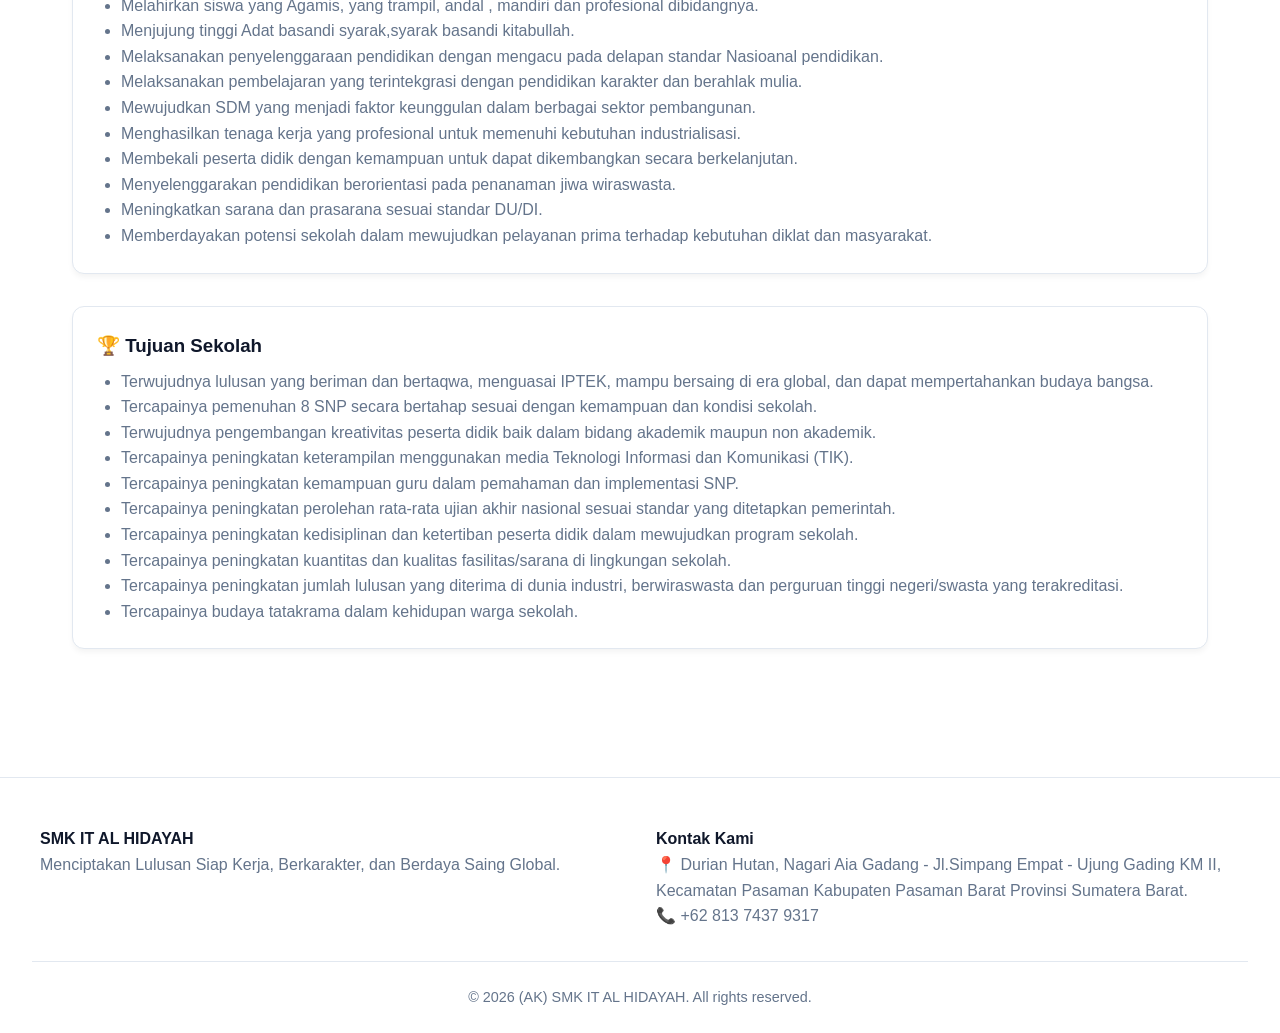
<file: profil.html>
<!DOCTYPE html>
<html lang="id">
<head>
  <meta charset="UTF-8">
  <meta name="viewport" content="width=device-width, initial-scale=1.0">
  <title>Visi, Misi & Tujuan - SMK IT AL HIDAYAH</title>
  <link rel="icon" type="image/png" href="assets/img/favicon.ico">
  <link rel="stylesheet" href="css/style.css">
</head>
<body>
  <header>
    <nav class="navbar">
      <div class="logo">🏫 SMK IT AL HIDAYAH</div>
      <div class="hamburger" id="hamburger"><span></span><span></span><span></span></div>
      <ul class="nav-links" id="navLinks">
        <li><a href="index.html">Beranda</a></li>
        <li class="dropdown">
          <a href="#" class="active">Profil ▾</a>
          <ul class="dropdown-menu">
            <li><a href="profil.html">Sejarah, Visi, Misi & Tujuan</a></li>
            <li><a href="sambutan.html">Sambutan Kepsek</a></li>
            <li><a href="fasilitas.html">Fasilitas Sekolah</a></li>
            <li><a href="struktur-organisasi.html">Struktur Organisasi</a></li>
          </ul>
        </li>
        <li class="dropdown">
          <a href="#">Jurusan ▾</a>
          <ul class="dropdown-menu">
            <li><a href="jurusan-rpl.html">Pengembangan Perangkat Lunak dan Gim</a></li>
            <li><a href="jurusan-dkv.html">Desain Komunikasi Visual</a></li>
          </ul>
        </li>
        <li><a href="kontak.html">Kontak</a></li>
        <li><button id="themeToggle" class="theme-btn">🌙</button></li>
        <li><a href="spmb.html" class="btn-cta">SPMB Online</a></li>
      </ul>
    </nav>
  </header>

  <div class="led-banner">
    <div class="led-wrapper">
      <span class="led-text">
        📢 PENGUMUMAN SMK IT AL HIDAYAH 2026/2027: Penerimaan Peserta Didik Baru Gelombang II telah dibuka! Bagi calon siswa Jurusan Pengembangan Perangkat Lunak dan Gim/Rekayasa Perangkat Lunak (RPL) & Desain Komunikasi Visual (DKV) segera daftarkan diri Anda sebelum 30 Agustus 2026. 🚀
      </span>
    </div>
  </div>

  <main class="section-padding">
    <h2>Sejarah, Visi, Misi, & Tujuan Sekolah</h2>
    <br>
    <div class="card" style="margin-bottom: 3rem;">
       <h3> Sejarah Berdirinya SMK IT Al-Hidayah</h3>
      <p style="font-size: 1.1rem; margin-top: 0.5rem;" class="text-muted">
        SMK IT Al-Hidayah merupakan salah satu lembaga pendidikan kejuruan swasta yang berada di Kabupaten Pasaman Barat, Provinsi Sumatera Barat. Sekolah ini beralamat di Jalan Simpang Empat–Ujung Gading KM 11, Nagari Aia Gadang, Kecamatan Pasaman, Kabupaten Pasaman Barat.<br>
        <br>Berdirinya sekolah ini merupakan bagian dari upaya untuk memberikan kesempatan kepada masyarakat, khususnya generasi muda di wilayah Pasaman Barat dan sekitarnya, untuk memperoleh pendidikan menengah kejuruan yang mengintegrasikan pendidikan umum, keterampilan, teknologi, serta nilai-nilai keagamaan.
        Secara legalitas, SMK IT Al-Hidayah memiliki <b>SK Pendirian tanggal 7 Juli 2020</b>. Selanjutnya, sekolah memperoleh <b>Izin Operasional Nomor 570/641/Periz/DPM&PTSP/IV/2021 tanggal 1 April 2021</b>. Berdasarkan data resmi Direktorat SMK, SMK IT Al-Hidayah tercatat sebagai sekolah swasta dengan NPSN <b>70011269</b> dan berada di bawah naungan Yayasan Ninik Mamak Nagari Aia Gadang.<br>
        
        <br>Pada masa awal berdirinya, SMK IT Al-Hidayah hadir dengan semangat untuk menjawab kebutuhan masyarakat terhadap pendidikan yang tidak hanya berorientasi pada pengetahuan akademik, tetapi juga membekali peserta didik dengan keterampilan yang dapat digunakan dalam dunia kerja maupun untuk melanjutkan pendidikan ke jenjang yang lebih tinggi.<br>
        
        <br>Seiring dengan perkembangan dunia pendidikan dan teknologi, SMK IT Al-Hidayah terus berupaya mengembangkan proses pembelajaran dan kompetensi peserta didik. Bidang teknologi informasi menjadi salah satu bagian penting dalam pengembangan pendidikan di sekolah. 
        Hal ini sejalan dengan kebutuhan dunia kerja yang semakin membutuhkan tenaga terampil, kreatif, mampu beradaptasi dengan perkembangan teknologi, serta memiliki karakter dan etika yang baik.<br>
        
        <br>Dalam perjalanannya, SMK IT Al-Hidayah terus melakukan pengembangan dari berbagai aspek, baik dalam bidang pembelajaran, tenaga pendidik dan kependidikan, sarana dan prasarana, pengembangan kompetensi peserta didik, maupun kerja sama dengan berbagai pihak. Sekolah juga terus berupaya menciptakan lingkungan pendidikan yang mendukung terbentuknya peserta didik yang beriman, berilmu, terampil, mandiri, kreatif, dan mampu bersaing di tengah perkembangan zaman.<br>
      </div> 
    <div class="card" style="margin-bottom: 3rem;">
      <h3>👁️ Visi Sekolah</h3>
      <p style="font-size: 1.1rem; margin-top: 0.5rem;" class="text-muted">
       "Mewujudkan Peserta Didik Yang Religius, Trampil Dan Berbudaya."
       <h3 style="margin-top: 1rem;">Indikator Pencapaian Visi</h3>
       <ul style="margin-left: 1.5rem; margin-top: 0.5rem;">
        <li class="text-muted">Meningkatkan keimanan dan ketaqwaan melalui pembiasaan shalat duha dan zuhur berjamaah setiap hari.</li>
        <li class="text-muted">Membiasakan pembacaan ayat kursi/surat pendek Al Qur’an/ asma’ul husna dan doa setiap awal PBM.</li>
        <li class="text-muted">Melahirkan hafizd/hafizoh jus 30 melalui program tahfidz Qur’an.</li>
        <li class="text-muted">Mengembangkan tenaga kerja yang professional di bidangnya masing-masing.</li>
        <li class="text-muted">Menciptakan tenaga kerja yang mampu bersaing dengan Du/Di.</li>
        <li class="text-muted">Melahirkan peserta didik yang memiliki jiwa enterprneurship.</li>
        <li class="text-muted">Menjadikan perkembangan ilmu teknologi sebagai wadah dalam mengembangkan adat istiadat daerah Aia Gadang.</li>
        <li class="text-muted">Memperkuat kesepakatan sekolah untuk berpakaian adat dan berbahasa daerah Aia Gadang setiap hari Rabu setiap minggu.</li>
        <li class="text-muted">Melestarikan adat dan budaya di luhak saparampek nagari Aia Gadang, seperti : Baaguang, Pembuatan Suntiang, Cighano, dll.</li>
      </ul>
    </div>

    <div class="card" style="margin-bottom: 2rem;">
      <br>
      <h3>🎯 Misi Sekolah</h3>
      <p style="font-size: 1.1rem; margin-top: 0.5rem;" class="text-muted">
        <ul style="margin-left: 1.5rem; margin-top: 0.5rem;">
          <li class="text-muted">Melahirkan siswa yang Agamis, yang trampil, andal , mandiri dan profesional dibidangnya.</li>
          <li class="text-muted">Menjujung tinggi Adat basandi syarak,syarak basandi kitabullah.</li>
          <li class="text-muted">Melaksanakan penyelenggaraan pendidikan dengan mengacu pada delapan standar Nasioanal pendidikan.</li>
          <li class="text-muted">Melaksanakan pembelajaran yang terintekgrasi dengan pendidikan karakter dan berahlak mulia.</li>
          <li class="text-muted">Mewujudkan SDM yang menjadi faktor keunggulan dalam berbagai sektor pembangunan.</li>
          <li class="text-muted">Menghasilkan tenaga kerja yang profesional untuk memenuhi kebutuhan industrialisasi.</li>
          <li class="text-muted">Membekali peserta didik dengan kemampuan untuk dapat dikembangkan secara berkelanjutan.</li>
          <li class="text-muted">Menyelenggarakan pendidikan berorientasi pada penanaman jiwa wiraswasta.</li>
          <li class="text-muted">Meningkatkan sarana dan prasarana sesuai standar DU/DI.</li>
          <li class="text-muted">Memberdayakan potensi sekolah dalam mewujudkan pelayanan prima terhadap kebutuhan diklat dan masyarakat.</li>
        </ul>
      </p>
    </div>

    <div class="card">
      <h3>🏆 Tujuan Sekolah</h3>
      <ul style="margin-left: 1.5rem; margin-top: 0.5rem;">
        <li class="text-muted">Terwujudnya lulusan yang beriman dan bertaqwa, menguasai IPTEK, mampu bersaing di era global, dan dapat mempertahankan budaya bangsa.</li>
        <li class="text-muted">Tercapainya pemenuhan 8 SNP secara bertahap sesuai dengan kemampuan dan kondisi sekolah.</li>
        <li class="text-muted">Terwujudnya pengembangan kreativitas peserta didik baik dalam bidang akademik maupun non akademik.</li>
        <li class="text-muted">Tercapainya peningkatan keterampilan menggunakan media Teknologi Informasi dan Komunikasi (TIK).</li>
        <li class="text-muted">Tercapainya peningkatan kemampuan guru dalam pemahaman dan implementasi SNP.</li>
        <li class="text-muted">Tercapainya peningkatan perolehan rata-rata ujian akhir nasional sesuai standar yang ditetapkan pemerintah.</li>
        <li class="text-muted">Tercapainya peningkatan kedisiplinan dan ketertiban peserta didik dalam mewujudkan program sekolah.</li>
        <li class="text-muted">Tercapainya peningkatan kuantitas dan kualitas fasilitas/sarana di lingkungan sekolah.</li>
        <li class="text-muted">Tercapainya peningkatan jumlah lulusan yang diterima di dunia industri, berwiraswasta dan perguruan tinggi negeri/swasta yang terakreditasi.</li>
        <li class="text-muted">Tercapainya budaya tatakrama dalam kehidupan warga sekolah.</li>
      </ul>
  </main>

  <footer>
    <div class="footer-container">
      <div class="footer-col">
        <h4>SMK IT AL HIDAYAH</h4>
        <p class="text-muted">Menciptakan Lulusan Siap Kerja, Berkarakter, dan Berdaya Saing Global.</p>
      </div>
      <div class="footer-col">
        <h4>Kontak Kami</h4>
        <p class="text-muted">📍 Durian Hutan, Nagari Aia Gadang - Jl.Simpang Empat - Ujung Gading KM II, Kecamatan Pasaman Kabupaten Pasaman Barat Provinsi Sumatera Barat.</p>
        <p class="text-muted">📞 +62 813 7437 9317</p>
      </div>
    </div>
    <div class="footer-bottom">
      <p class="text-muted">&copy; 2026 (AK) SMK IT AL HIDAYAH. All rights reserved.</p>
    </div>
  </footer>
  <script src="script.js"></script>
</body>
</html>
</file>
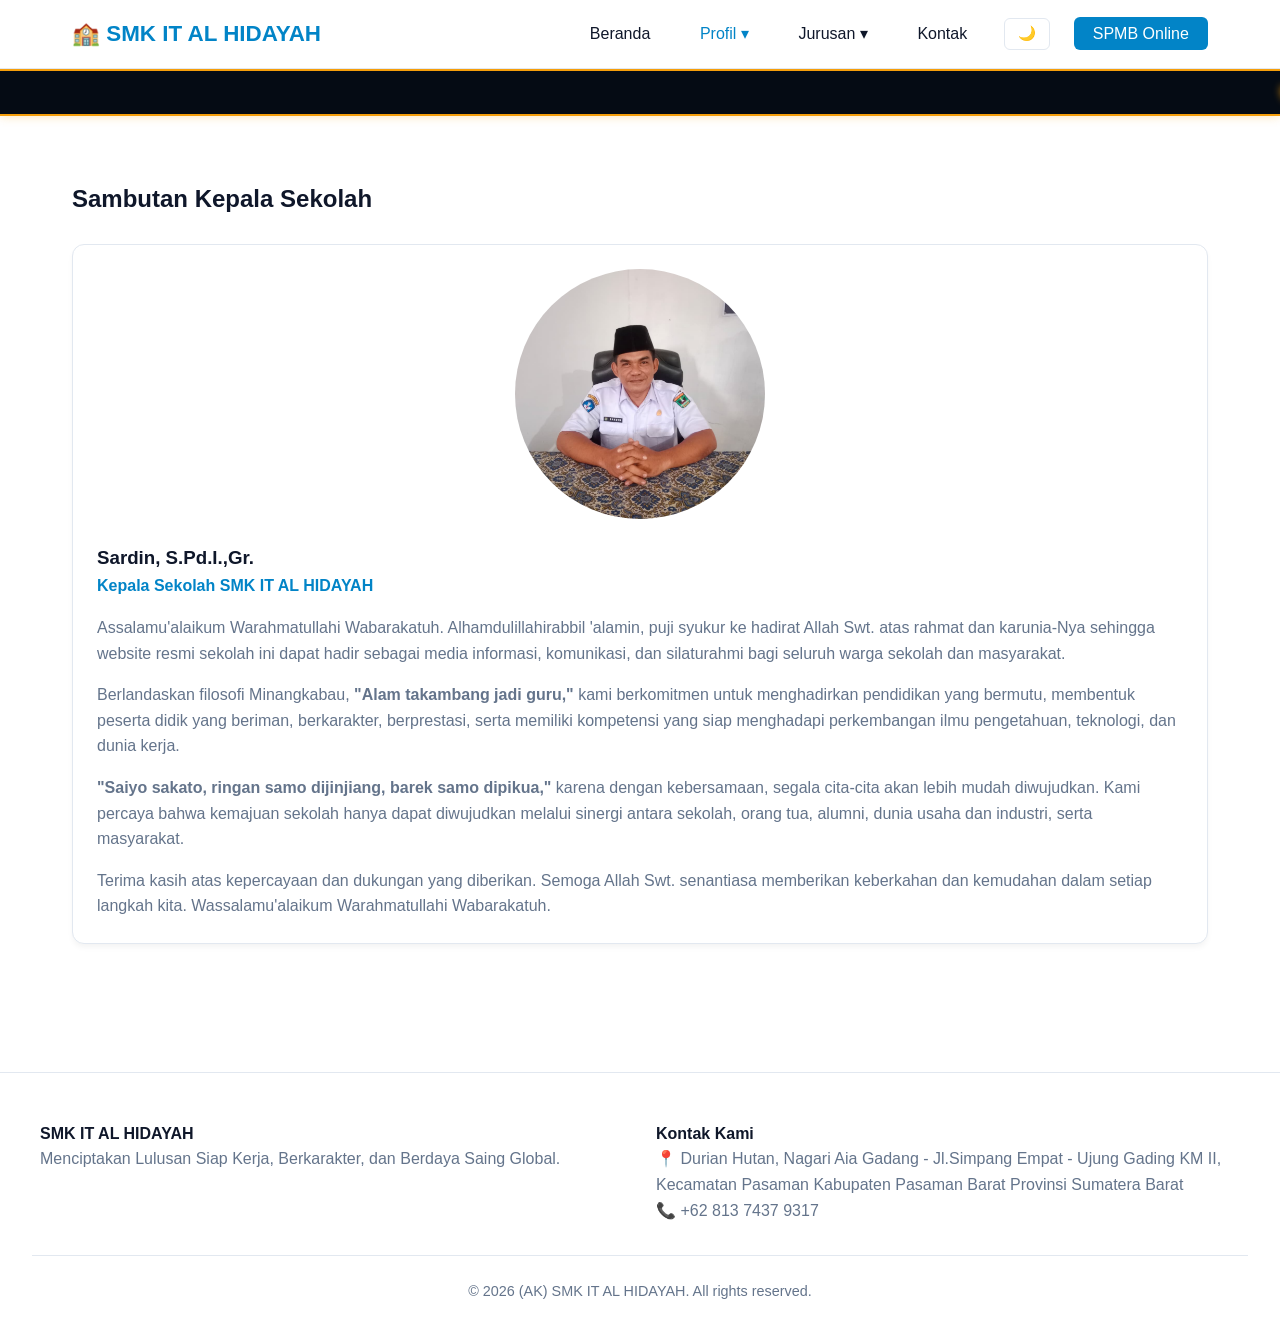
<file: sambutan.html>
<!DOCTYPE html>
<html lang="id">
<head>
  <meta charset="UTF-8">
  <meta name="viewport" content="width=device-width, initial-scale=1.0">
  <title>Sambutan Kepala Sekolah - SMK IT AL HIDAYAH</title>
  <link rel="icon" type="image/png" href="assets/img/favicon.ico">
  <link rel="stylesheet" href="css/style.css">
  <style>
    .kepsek-card {
      display: flex;
      flex-direction: column;
      align-items: center;
      gap: 1.5rem;
      text-align: center;
    }

    .img-kepsek-wrapper {
      flex-shrink: 0;
      display: flex;
      justify-content: center;
      width: 100%;
    }

    .img-kepsek {
      width: 100%;
      max-width: 250px;
      height: auto;
      aspect-ratio: 1 / 1;
      object-fit: cover;
      border-radius: 50%;
    }

    .kepsek-content {
      width: 100%;
    }

    @media (min-width: 768px) {
      .kepsek-content {
        text-align: left;
      }
    }
  </style>
</head>
<body>
  <header>
    <nav class="navbar">
      <div class="logo">🏫 SMK IT AL HIDAYAH</div>
      <div class="hamburger" id="hamburger"><span></span><span></span><span></span></div>
      <ul class="nav-links" id="navLinks">
        <li><a href="index.html">Beranda</a></li>
        <li class="dropdown">
          <a href="#" class="active">Profil ▾</a>
          <ul class="dropdown-menu">
            <li><a href="profil.html">Sejarah, Visi, Misi & Tujuan</a></li>
            <li><a href="sambutan.html">Sambutan Kepsek</a></li>
            <li><a href="fasilitas.html">Fasilitas Sekolah</a></li>
            <li><a href="struktur-organisasi.html">Struktur Organisasi</a></li>
          </ul>
        </li>
        <li class="dropdown">
          <a href="#">Jurusan ▾</a>
          <ul class="dropdown-menu">
            <li><a href="jurusan-rpl.html">Pengembangan Perangkat Lunak dan Gim/Rekayasa Perangkat Lunak</a></li>
            <li><a href="jurusan-dkv.html">Desain Komunikasi Visual</a></li>
          </ul>
        </li>
        <li><a href="kontak.html">Kontak</a></li>
        <li><button id="themeToggle" class="theme-btn">🌙</button></li>
        <li><a href="spmb.html" class="btn-cta">SPMB Online</a></li>
      </ul>
    </nav>
  </header>
  
  <div class="led-banner">
    <div class="led-wrapper">
      <span class="led-text">
        📢 PENGUMUMAN SMK IT AL HIDAYAH 2026/2027: Penerimaan Peserta Didik Baru Gelombang II telah dibuka! Bagi calon siswa Jurusan Pengembangan Perangkat Lunak dan Gim/Rekayasa Perangkat Lunak (RPL) & Desain Komunikasi Visual (DKV) segera daftarkan diri Anda sebelum 30 Agustus 2026. 🚀
      </span>
    </div>
  </div>

  <main class="section-padding">
    <h2>Sambutan Kepala Sekolah</h2>
    <br>
    
    <div class="card kepsek-card">
      <div class="img-kepsek-wrapper">
        <img 
          src="assets/img/foto-kepsek.png" 
          alt="Foto Kepala Sekolah" 
          class="img-kepsek"
        >
      </div>
      <div class="kepsek-content">
        <h3>Sardin, S.Pd.I.,Gr.</h3>
        <p style="color: var(--primary-color); font-weight: 600; margin-bottom: 1rem;">Kepala Sekolah SMK IT AL HIDAYAH</p>
        <p class="text-muted" style="margin-bottom: 1rem;">
          Assalamu'alaikum Warahmatullahi Wabarakatuh. Alhamdulillahirabbil 'alamin, puji syukur ke hadirat Allah Swt. 
          atas rahmat dan karunia-Nya sehingga website resmi sekolah ini dapat hadir sebagai media informasi, komunikasi, dan silaturahmi bagi seluruh warga sekolah dan masyarakat.
        </p>
        <p class="text-muted">
          Berlandaskan filosofi Minangkabau, 
          <b>"Alam takambang jadi guru,"</b> kami berkomitmen untuk menghadirkan pendidikan yang bermutu, 
          membentuk peserta didik yang beriman, berkarakter, berprestasi, serta memiliki kompetensi yang siap menghadapi perkembangan ilmu pengetahuan, teknologi, dan dunia kerja.
        </p>
        <p class="text-muted" style="margin-top: 1rem;">
         <b>"Saiyo sakato, ringan samo dijinjiang, barek samo dipikua,"</b> 
         karena dengan kebersamaan, segala cita-cita akan lebih mudah diwujudkan. 
         Kami percaya bahwa kemajuan sekolah hanya dapat diwujudkan melalui sinergi antara sekolah, orang tua, alumni, dunia usaha dan industri, serta masyarakat.
        </p>
        <p class="text-muted" style="margin-top: 1rem;">
         Terima kasih atas kepercayaan dan dukungan yang diberikan. Semoga Allah Swt. senantiasa memberikan keberkahan dan kemudahan dalam setiap langkah kita. Wassalamu'alaikum Warahmatullahi Wabarakatuh.
        </p>
      </div>
    </div>
  </main>

  <footer>
    <div class="footer-container">
      <div class="footer-col">
        <h4>SMK IT AL HIDAYAH</h4>
        <p class="text-muted">Menciptakan Lulusan Siap Kerja, Berkarakter, dan Berdaya Saing Global.</p>
      </div>
      <div class="footer-col">
        <h4>Kontak Kami</h4>
        <p class="text-muted">📍 Durian Hutan, Nagari Aia Gadang - Jl.Simpang Empat - Ujung Gading KM II, Kecamatan Pasaman Kabupaten Pasaman Barat Provinsi Sumatera Barat</p>
        <p class="text-muted">📞 +62 813 7437 9317</p>
      </div>
    </div>
    <div class="footer-bottom">
      <p class="text-muted">&copy; 2026 (AK) SMK IT AL HIDAYAH. All rights reserved.</p>
    </div>
  </footer>
  <script src="script.js"></script>
</body>
</html>
</file>
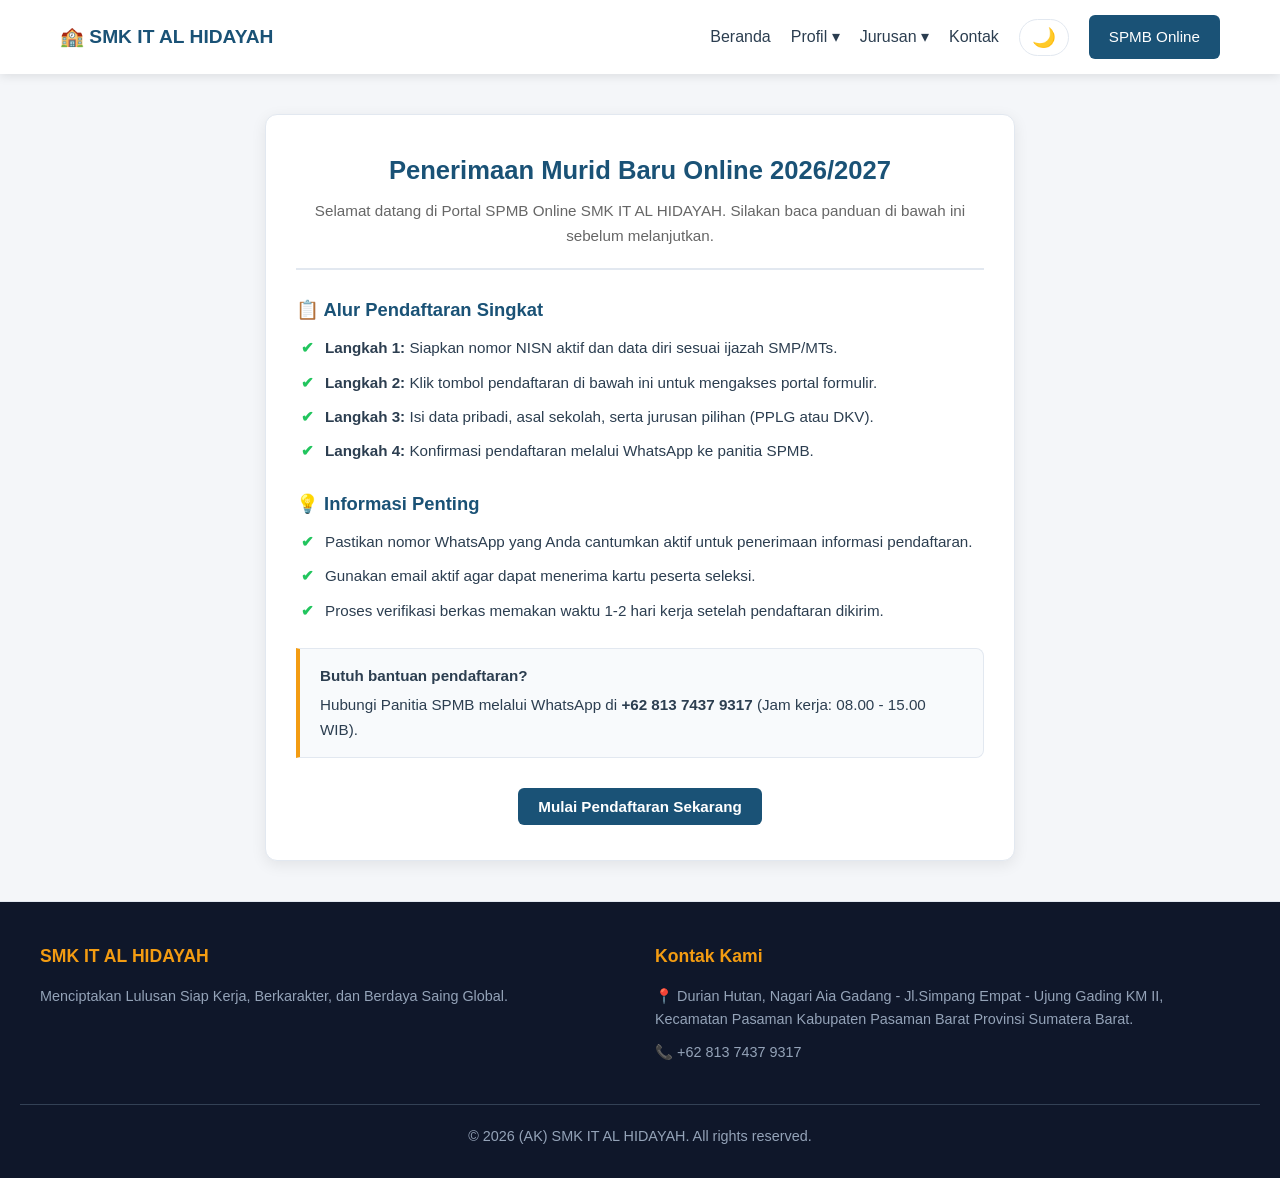
<file: spmb.html>
<!DOCTYPE html>
<html lang="id">
<head>
  <meta charset="UTF-8">
  <meta name="viewport" content="width=device-width, initial-scale=1.0">
  <title>Pendaftaran SPMB Online - SMK IT AL HIDAYAH</title>
  <link rel="icon" type="image/png" href="assets/img/favicon.ico">
  <style>
    :root {
      --bg-color: #f4f6f9;
      --card-bg: #ffffff;
      --text-color: #2c3e50;
      --text-muted: #666666;
      --border-color: #e2e8f0;
      --primary-color: #1a5276;
      --primary-hover: #143e59;
      --accent-color: #f39c12;
      --shadow: 0 4px 15px rgba(0, 0, 0, 0.08);
      --input-bg: #ffffff;
      --info-box-bg: #f8fafc;
      --radius: 12px;
    }

    body.dark-mode {
      --bg-color: #12181f;
      --card-bg: #1e293b;
      --text-color: #f1f5f9;
      --text-muted: #94a3b8;
      --border-color: #334155;
      --primary-color: #38bdf8;
      --primary-hover: #0284c7;
      --shadow: 0 4px 20px rgba(0, 0, 0, 0.4);
      --input-bg: #0f172a;
      --info-box-bg: #0f172a;
    }

    * {
      margin: 0;
      padding: 0;
      box-sizing: border-box;
      font-family: 'Segoe UI', Tahoma, Geneva, Verdana, sans-serif;
      transition: background-color 0.3s ease, color 0.3s ease, border-color 0.3s ease;
    }

    body {
      background-color: var(--bg-color);
      color: var(--text-color);
      line-height: 1.6;
      display: flex;
      flex-direction: column;
      min-height: 100vh;
    }

    header {
      background-color: var(--card-bg);
      box-shadow: 0 2px 10px rgba(0, 0, 0, 0.1);
      position: sticky;
      top: 0;
      z-index: 1000;
    }

    .navbar {
      display: flex;
      justify-content: space-between;
      align-items: center;
      padding: 15px 20px;
      max-width: 1200px;
      margin: 0 auto;
    }

    .logo {
      font-size: 1.2rem;
      font-weight: 700;
      color: var(--primary-color);
    }

    .nav-links {
      display: flex;
      list-style: none;
      align-items: center;
      gap: 20px;
    }

    .nav-links a {
      text-decoration: none;
      color: var(--text-color);
      font-weight: 500;
    }

    .nav-links a:hover, .nav-links a.active {
      color: var(--primary-color);
    }

    .btn-cta {
      background-color: var(--primary-color);
      color: #ffffff !important;
      padding: 10px 20px;
      border-radius: 6px;
      font-weight: 600;
      display: inline-block;
      text-align: center;
      border: none;
      cursor: pointer;
      font-size: 0.95rem;
      text-decoration: none;
    }

    body.dark-mode .btn-cta {
      color: #0f172a !important;
    }

    .btn-cta:hover {
      background-color: var(--primary-hover);
    }

    .theme-btn {
      background: none;
      border: 1px solid var(--border-color);
      font-size: 1.2rem;
      cursor: pointer;
      padding: 6px 12px;
      border-radius: 20px;
      display: flex;
      align-items: center;
      justify-content: center;
    }

    .dropdown {
      position: relative;
    }

    .dropdown-menu {
      display: none;
      position: absolute;
      top: 100%;
      left: 0;
      background-color: var(--card-bg);
      min-width: 240px;
      box-shadow: var(--shadow);
      list-style: none;
      border-radius: 6px;
      overflow: hidden;
      z-index: 100;
      border: 1px solid var(--border-color);
    }

    .dropdown:hover .dropdown-menu {
      display: block;
    }

    .dropdown-menu li a {
      display: block;
      padding: 12px 16px;
      font-size: 0.9rem;
    }

    .dropdown-menu li a:hover {
      background-color: var(--border-color);
    }

    .hamburger {
      display: none;
      flex-direction: column;
      cursor: pointer;
      gap: 5px;
    }

    .hamburger span {
      width: 25px;
      height: 3px;
      background-color: var(--text-color);
      border-radius: 2px;
    }

    .section-padding {
      padding: 40px 20px;
      flex: 1;
      width: 100%;
      box-sizing: border-box;
    }

    .card {
      background: var(--card-bg);
      border-radius: var(--radius);
      box-shadow: var(--shadow);
      padding: 35px 30px;
      max-width: 750px;
      margin: 0 auto;
      border: 1px solid var(--border-color);
    }

    .info-header {
      text-align: center;
      border-bottom: 2px solid var(--border-color);
      padding-bottom: 20px;
      margin-bottom: 25px;
    }

    .info-header h2 {
      color: var(--primary-color);
      font-size: 1.6rem;
      font-weight: 700;
      margin-bottom: 8px;
    }

    .subtitle {
      color: var(--text-muted);
      font-size: 0.95rem;
    }

    .info-section {
      margin-bottom: 25px;
    }

    .info-section h3 {
      color: var(--primary-color);
      font-size: 1.15rem;
      margin-bottom: 12px;
      display: flex;
      align-items: center;
      gap: 8px;
    }

    .info-list {
      list-style: none;
      padding-left: 5px;
    }

    .info-list li {
      position: relative;
      padding-left: 24px;
      margin-bottom: 10px;
      font-size: 0.95rem;
      color: var(--text-color);
    }

    .info-list li::before {
      content: "✔";
      position: absolute;
      left: 0;
      color: #22c55e;
      font-weight: bold;
    }

    .contact-box {
      background-color: var(--info-box-bg);
      border-left: 4px solid var(--accent-color);
      padding: 15px 20px;
      border-radius: 0 8px 8px 0;
      margin-top: 25px;
      border-top: 1px solid var(--border-color);
      border-right: 1px solid var(--border-color);
      border-bottom: 1px solid var(--border-color);
    }

    .contact-box p {
      font-size: 0.95rem;
      color: var(--text-color);
      margin-bottom: 5px;
    }

    .contact-box p:last-child {
      margin-bottom: 0;
    }

    .action-container {
      text-align: center;
      margin-top: 30px;
    }

    footer {
      background-color: #0f172a;
      color: #ffffff;
      padding: 40px 20px 20px 20px;
      margin-top: auto;
      border-top: 1px solid var(--border-color);
    }

    .footer-container {
      max-width: 1200px;
      margin: 0 auto;
      display: grid;
      grid-template-columns: repeat(auto-fit, minmax(280px, 1fr));
      gap: 30px;
      margin-bottom: 30px;
    }

    .footer-col h4 {
      color: var(--accent-color);
      margin-bottom: 15px;
      font-size: 1.1rem;
    }

    .footer-text {
      color: #94a3b8;
      font-size: 0.9rem;
      margin-bottom: 10px;
    }

    .footer-bottom {
      text-align: center;
      border-top: 1px solid #334155;
      padding-top: 20px;
    }

    @media screen and (max-width: 768px) {
      .hamburger {
        display: flex;
      }

      .nav-links {
        display: none;
        flex-direction: column;
        width: 100%;
        position: absolute;
        top: 60px;
        left: 0;
        background-color: var(--card-bg);
        box-shadow: var(--shadow);
        padding: 20px;
        gap: 15px;
        align-items: stretch;
        border-bottom: 1px solid var(--border-color);
      }

      .nav-links.active {
        display: flex;
      }

      .dropdown {
        width: 100%;
      }

      .dropdown-menu {
        position: static;
        box-shadow: none;
        background-color: var(--bg-color);
        width: 100%;
        margin-top: 5px;
      }

      .card {
        padding: 25px 20px;
      }

      .info-header h2 {
        font-size: 1.3rem;
      }
    }

    @media screen and (max-width: 480px) {
      .section-padding {
        padding: 20px 12px;
      }

      .card {
        padding: 20px 15px;
      }

      .btn-cta {
        width: 100%;
      }
    }
  </style>
</head>
<body>

  <header>
    <nav class="navbar">
      <div class="logo">🏫 SMK IT AL HIDAYAH</div>
      <div class="hamburger" id="hamburger" aria-label="Toggle Navigation">
        <span></span>
        <span></span>
        <span></span>
      </div>
      <ul class="nav-links" id="navLinks">
        <li><a href="index.html">Beranda</a></li>
        <li class="dropdown">
          <a href="#">Profil ▾</a>
          <ul class="dropdown-menu">
            <li><a href="profil.html">Visi, Misi & Tujuan</a></li>
            <li><a href="sambutan.html">Sambutan Kepsek</a></li>
            <li><a href="fasilitas.html">Fasilitas Sekolah</a></li>
            <li><a href="struktur-organisasi.html">Struktur Organisasi</a></li>
          </ul>
        </li>
        <li class="dropdown">
          <a href="#">Jurusan ▾</a>
          <ul class="dropdown-menu">
            <li><a href="jurusan-rpl.html">Pengembangan Perangkat Lunak dan Gim</a></li>
            <li><a href="jurusan-dkv.html">Desain Komunikasi Visual</a></li>
          </ul>
        </li>
        <li><a href="kontak.html">Kontak</a></li>
        <li><button id="themeToggle" class="theme-btn" title="Ubah Tema">🌙</button></li>
        <li><a href="spmb.html" class="btn-cta active">SPMB Online</a></li>
      </ul>
    </nav>
  </header>

  <main class="section-padding">
    <div class="card">
      
      <div class="info-header">
        <h2>Penerimaan Murid Baru Online 2026/2027</h2>
        <p class="subtitle">Selamat datang di Portal SPMB Online SMK IT AL HIDAYAH. Silakan baca panduan di bawah ini sebelum melanjutkan.</p>
      </div>

      <div class="info-section">
        <h3>📋 Alur Pendaftaran Singkat</h3>
        <ul class="info-list">
          <li><strong>Langkah 1:</strong> Siapkan nomor NISN aktif dan data diri sesuai ijazah SMP/MTs.</li>
          <li><strong>Langkah 2:</strong> Klik tombol pendaftaran di bawah ini untuk mengakses portal formulir.</li>
          <li><strong>Langkah 3:</strong> Isi data pribadi, asal sekolah, serta jurusan pilihan (PPLG atau DKV).</li>
          <li><strong>Langkah 4:</strong> Konfirmasi pendaftaran melalui WhatsApp ke panitia SPMB.</li>
        </ul>
      </div>

      <div class="info-section">
        <h3>💡 Informasi Penting</h3>
        <ul class="info-list">
          <li>Pastikan nomor WhatsApp yang Anda cantumkan aktif untuk penerimaan informasi pendaftaran.</li>
          <li>Gunakan email aktif agar dapat menerima kartu peserta seleksi.</li>
          <li>Proses verifikasi berkas memakan waktu 1-2 hari kerja setelah pendaftaran dikirim.</li>
        </ul>
      </div>

      <div class="contact-box">
        <p><strong>Butuh bantuan pendaftaran?</strong></p>
        <p>Hubungi Panitia SPMB melalui WhatsApp di <strong>+62 813 7437 9317</strong> (Jam kerja: 08.00 - 15.00 WIB).</p>
      </div>

      <div class="action-container">
        <button class="btn-cta" onclick="window.open('https://docs.google.com/forms/d/e/1FAIpQLSfb_EnvOMMM5lxlIQcEvGihxIhqE4CTyZFUwG_azs4_E8jZFQ/viewform', '_blank')">Mulai Pendaftaran Sekarang</button>
      </div>

    </div>
  </main>

  <footer>
    <div class="footer-container">
      <div class="footer-col">
        <h4>SMK IT AL HIDAYAH</h4>
        <p class="footer-text">Menciptakan Lulusan Siap Kerja, Berkarakter, dan Berdaya Saing Global.</p>
      </div>
      <div class="footer-col">
        <h4>Kontak Kami</h4>
        <p class="footer-text">📍 Durian Hutan, Nagari Aia Gadang - Jl.Simpang Empat - Ujung Gading KM II, Kecamatan Pasaman Kabupaten Pasaman Barat Provinsi Sumatera Barat.</p>
        <p class="footer-text">📞 +62 813 7437 9317</p>
      </div>
    </div>
    <div class="footer-bottom">
      <p class="footer-text">&copy; 2026 (AK) SMK IT AL HIDAYAH. All rights reserved.</p>
    </div>
  </footer>

  <script>
    document.addEventListener('DOMContentLoaded', function () {
      const hamburger = document.getElementById('hamburger');
      const navLinks = document.getElementById('navLinks');

      if (hamburger && navLinks) {
        hamburger.addEventListener('click', function () {
          navLinks.classList.toggle('active');
        });
      }

      const themeToggleBtn = document.getElementById('themeToggle');
      const body = document.body;

      const savedTheme = localStorage.getItem('theme');
      if (savedTheme === 'dark') {
        body.classList.add('dark-mode');
        themeToggleBtn.textContent = '☀️';
      }

      themeToggleBtn.addEventListener('click', function () {
        body.classList.toggle('dark-mode');

        if (body.classList.contains('dark-mode')) {
          themeToggleBtn.textContent = '☀️';
          localStorage.setItem('theme', 'dark');
        } else {
          themeToggleBtn.textContent = '🌙';
          localStorage.setItem('theme', 'light');
        }
      });
    });
  </script>
</body>
</html>
</file>
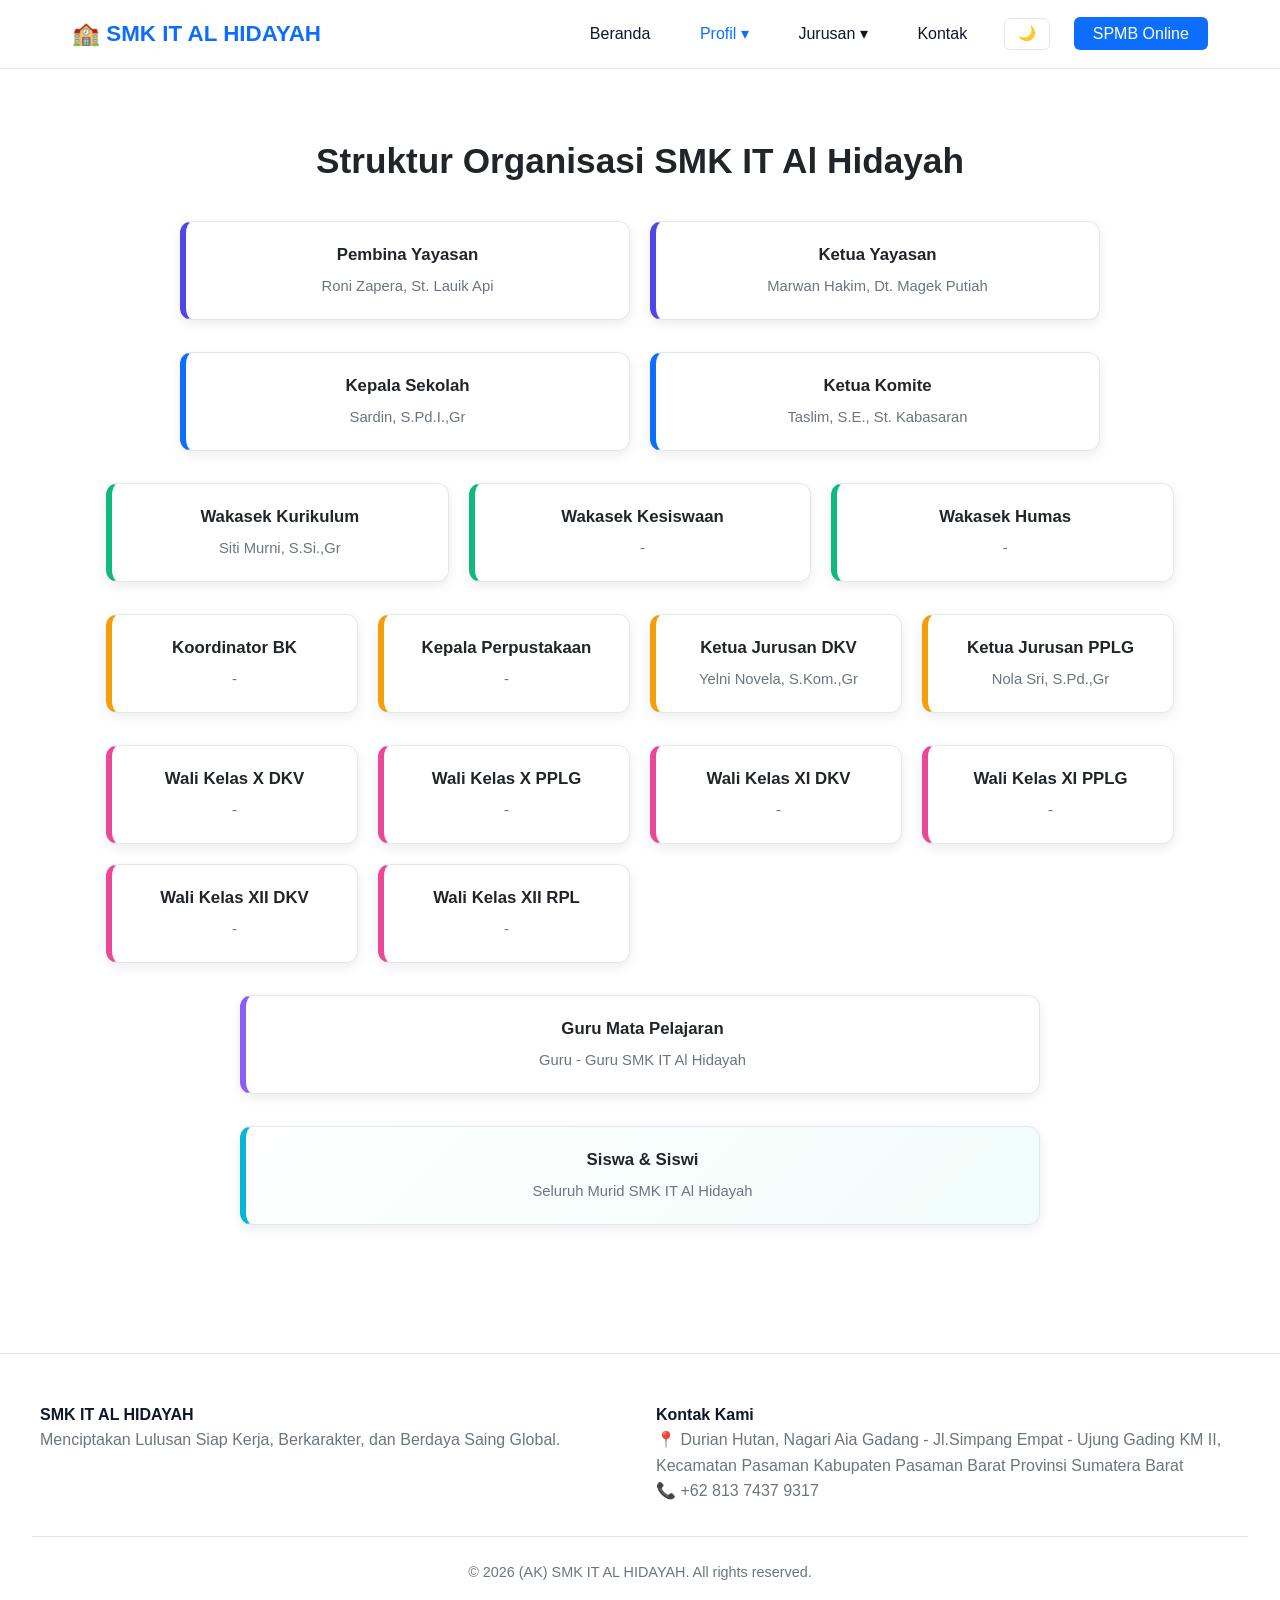
<file: struktur-organisasi.html>
<!DOCTYPE html>
<html lang="id">
<head>
  <meta charset="UTF-8">
  <meta name="viewport" content="width=device-width, initial-scale=1.0">
  <title>Struktur Organisasi - SMK IT AL HIDAYAH</title>
  <link rel="icon" type="image/png" href="assets/img/favicon.ico">
  <link rel="stylesheet" href="css/style.css">
  <style>
    :root {
      --primary-color: #0d6efd;
      --secondary-color: #0dcaf0;
      --card-bg: #ffffff;
      --text-color: #212529;
      --text-muted: #6c757d;
      --border-radius: 12px;
      --shadow: 0 4px 12px rgba(0, 0, 0, 0.08);
    }

    .org-container {
      width: 100%;
      max-width: 1100px;
      margin: 0 auto;
      padding: 0 1rem;
      display: flex;
      flex-direction: column;
      gap: 2rem;
    }

    .org-title {
      text-align: center;
      margin-bottom: 2rem;
      font-size: clamp(1.5rem, 4vw, 2.2rem);
      color: var(--text-color);
    }

    .level-title {
      text-align: center;
      font-size: 1.25rem;
      color: var(--text-color);
      margin-bottom: -1rem;
      position: relative;
      font-weight: 600;
    }

    .org-grid {
      display: grid;
      grid-template-columns: repeat(auto-fit, minmax(220px, 1fr));
      gap: 1.25rem;
      justify-content: center;
      width: 100%;
    }

    .org-grid.centered {
      display: flex;
      flex-wrap: wrap;
      justify-content: center;
    }

    .org-grid.centered .card {
      flex: 1 1 280px;
      max-width: 450px;
    }

    .card {
      background: var(--card-bg);
      padding: 1.25rem 1rem;
      border-radius: var(--border-radius);
      box-shadow: var(--shadow);
      text-align: center;
      transition: transform 0.2s ease, box-shadow 0.2s ease;
      display: flex;
      flex-direction: column;
      justify-content: center;
      align-items: center;
      word-wrap: break-word;
      overflow-wrap: break-word;
    }

    .card:hover {
      transform: translateY(-4px);
      box-shadow: 0 8px 20px rgba(0, 0, 0, 0.12);
    }

    .card.level-yayasan {
      border-left: 6px solid #4f46e5;
    }

    .card.level-kepsek {
      border-left: 6px solid var(--primary-color);
    }

    .card.level-wakasek {
      border-left: 6px solid #10b981;
    }

    .card.level-unit {
      border-left: 6px solid #f59e0b;
    }

    .card.level-walikelas {
      border-left: 6px solid #ec4899;
    }

    .card.level-guru {
      border-left: 6px solid #8b5cf6;
    }

    .card.level-siswa {
      border-left: 6px solid #06b6d4;
      background: linear-gradient(135deg, #ffffff 0%, #f0fdfa 100%);
    }

    .card h3, .card h4 {
      margin: 0 0 0.4rem 0;
      font-size: 1.05rem;
      color: var(--text-color);
    }

    .card p.text-muted {
      margin: 0;
      font-size: 0.925rem;
      color: var(--text-muted);
      font-weight: 500;
    }

    @media (max-width: 600px) {
      .org-container {
        padding: 0 0.5rem;
        gap: 1.25rem;
      }

      .org-grid {
        grid-template-columns: 1fr;
        gap: 1rem;
      }

      .org-grid.centered .card {
        max-width: 100%;
      }

      .card {
        padding: 1rem;
      }

      .card h3, .card h4 {
        font-size: 1rem;
      }

      .card p.text-muted {
        font-size: 0.875rem;
      }
    }
  </style>
</head>
<body>
  <header>
    <nav class="navbar">
      <div class="logo">🏫 SMK IT AL HIDAYAH</div>
      <div class="hamburger" id="hamburger"><span></span><span></span><span></span></div>
      <ul class="nav-links" id="navLinks">
        <li><a href="index.html">Beranda</a></li>
        <li class="dropdown">
          <a href="#" class="active">Profil ▾</a>
          <ul class="dropdown-menu">
            <li><a href="profil.html">Visi, Misi & Tujuan</a></li>
            <li><a href="sambutan.html">Sambutan Kepsek</a></li>
            <li><a href="fasilitas.html">Fasilitas Sekolah</a></li>
            <li><a href="struktur-organisasi.html">Struktur Organisasi</a></li>
          </ul>
        </li>
        <li class="dropdown">
          <a href="#">Jurusan ▾</a>
          <ul class="dropdown-menu">
            <li><a href="jurusan-rpl.html">Pengembangan Perangkat Lunak dan Gim</a></li>
            <li><a href="jurusan-dkv.html">Desain Komunikasi Visual</a></li>
          </ul>
        </li>
        <li><a href="kontak.html">Kontak</a></li>
        <li><button id="themeToggle" class="theme-btn">🌙</button></li>
        <li><a href="spmb.html" class="btn-cta">SPMB Online</a></li>
      </ul>
    </nav>
  </header>

  <main class="section-padding">
    <h2 class="org-title">Struktur Organisasi SMK IT Al Hidayah</h2>
    <div class="org-container">

      <div class="org-grid centered">
        <div class="card level-yayasan">
          <h4>Pembina Yayasan</h4>
          <p class="text-muted">Roni Zapera, St. Lauik Api</p>
        </div>
        <div class="card level-yayasan">
          <h3>Ketua Yayasan</h3>
          <p class="text-muted">Marwan Hakim, Dt. Magek Putiah</p>
        </div>
      </div>

      <div class="org-grid centered">
        <div class="card level-kepsek">
          <h3>Kepala Sekolah</h3>
          <p class="text-muted">Sardin, S.Pd.I.,Gr</p>
        </div>
        <div class="card level-kepsek">
          <h3>Ketua Komite</h3>
          <p class="text-muted">Taslim, S.E., St. Kabasaran</p>
        </div>
      </div>

      <div class="org-grid">
        <div class="card level-wakasek">
          <h4>Wakasek Kurikulum</h4>
          <p class="text-muted">Siti Murni, S.Si.,Gr</p>
        </div>
        <div class="card level-wakasek">
          <h4>Wakasek Kesiswaan</h4>
          <p class="text-muted">-</p>
        </div>
        <div class="card level-wakasek">
          <h4>Wakasek Humas</h4>
          <p class="text-muted">-</p>
        </div>
      </div>

      <div class="org-grid">
        <div class="card level-unit">
          <h4>Koordinator BK</h4>
          <p class="text-muted">-</p>
        </div>
        <div class="card level-unit">
          <h4>Kepala Perpustakaan</h4>
          <p class="text-muted">-</p>
        </div>
        <div class="card level-unit">
          <h4>Ketua Jurusan DKV</h4>
          <p class="text-muted">Yelni Novela, S.Kom.,Gr</p>
        </div>
        <div class="card level-unit">
          <h4>Ketua Jurusan PPLG</h4>
          <p class="text-muted">Nola Sri, S.Pd.,Gr</p>
        </div>
      </div>

      <div class="org-grid">
        <div class="card level-walikelas">
          <h4>Wali Kelas X DKV</h4>
          <p class="text-muted">-</p>
        </div>
        <div class="card level-walikelas">
          <h4>Wali Kelas X PPLG</h4>
          <p class="text-muted">-</p>
        </div>
        <div class="card level-walikelas">
          <h4>Wali Kelas XI DKV</h4>
          <p class="text-muted">-</p>
        </div>
        <div class="card level-walikelas">
          <h4>Wali Kelas XI PPLG</h4>
          <p class="text-muted">-</p>
        </div>
        <div class="card level-walikelas">
          <h4>Wali Kelas XII DKV</h4>
          <p class="text-muted">-</p>
        </div>
        <div class="card level-walikelas">
          <h4>Wali Kelas XII RPL</h4>
          <p class="text-muted">-</p>
        </div>
      </div>

      <div class="org-grid centered">
        <div class="card level-guru" style="width: 100%; max-width: 800px;">
          <h4>Guru Mata Pelajaran</h4>
          <p class="text-muted">Guru - Guru SMK IT Al Hidayah</p>
        </div>
      </div>

      <div class="org-grid centered">
        <div class="card level-siswa" style="width: 100%; max-width: 800px;">
          <h4>Siswa & Siswi</h4>
          <p class="text-muted">Seluruh Murid SMK IT Al Hidayah</p>
        </div>
      </div>

    </div>
  </main>

  <footer>
    <div class="footer-container">
      <div class="footer-col">
        <h4>SMK IT AL HIDAYAH</h4>
        <p class="text-muted">Menciptakan Lulusan Siap Kerja, Berkarakter, dan Berdaya Saing Global.</p>
      </div>
      <div class="footer-col">
        <h4>Kontak Kami</h4>
        <p class="text-muted">📍 Durian Hutan, Nagari Aia Gadang - Jl.Simpang Empat - Ujung Gading KM II, Kecamatan Pasaman Kabupaten Pasaman Barat Provinsi Sumatera Barat</p>
        <p class="text-muted">📞 +62 813 7437 9317</p>
      </div>
    </div>
    <div class="footer-bottom">
      <p class="text-muted">&copy; 2026 (AK) SMK IT AL HIDAYAH. All rights reserved.</p>
    </div>
  </footer>

  <script src="script.js"></script>
</body>
</html>
</file>
<file: css/style.css>
:root {
  --bg-main: #ffffff;
  --bg-card: #ffffff;
  --bg-section: #f8fafc;
  --text-primary: #0f172a;
  --text-muted: #64748b;
  --border-color: #e2e8f0;
  --primary-color: #0284c7;
  --secondary-color: #0369a1;
  --accent-color: #f59e0b;
  --nav-bg: #ffffff;
  
  --led-bg: #050b14;
  --led-text: #f59e0b;
}

body.dark-mode {
  --bg-main: #0f172a;
  --bg-card: #1e293b;
  --bg-section: #111827;
  --text-primary: #f8fafc;
  --text-muted: #94a3b8;
  --border-color: #334155;
  --primary-color: #38bdf8;
  --secondary-color: #0284c7;
  --nav-bg: #1e293b;
  
  --led-bg: #020617;
  --led-text: #fbbf24;
}

* {
  margin: 0;
  padding: 0;
  box-sizing: border-box;
}

body {
  font-family: 'Segoe UI', Tahoma, Geneva, Verdana, sans-serif;
  background-color: var(--bg-main);
  color: var(--text-primary);
  line-height: 1.6;
  transition: background-color 0.3s ease, color 0.3s ease;
}

a {
  text-decoration: none;
  color: inherit;
}

h1, h2, h3, h4, h5, h6, p, span, li, small {
  color: var(--text-primary);
  transition: color 0.3s ease;
}

.text-muted {
  color: var(--text-muted) !important;
}

.section-padding {
  padding: 4rem 2rem;
  max-width: 1200px;
  margin: 0 auto;
}

header {
  background-color: var(--nav-bg);
  border-bottom: 1px solid var(--border-color);
  position: sticky;
  top: 0;
  z-index: 1000;
  transition: background-color 0.3s ease;
}

.navbar {
  display: flex;
  justify-content: space-between;
  align-items: center;
  max-width: 1200px;
  margin: 0 auto;
  padding: 1rem 2rem;
}

.logo {
  font-size: 1.4rem;
  font-weight: 700;
  color: var(--primary-color);
}

.nav-links {
  display: flex;
  list-style: none;
  align-items: center;
  gap: 1.5rem;
}

.nav-links a {
  font-weight: 500;
  padding: 0.5rem 0.8rem;
  border-radius: 6px;
  transition: all 0.2s;
}

.nav-links a:hover, .nav-links a.active {
  color: var(--primary-color);
}

.dropdown {
  position: relative;
}

.dropdown-menu {
  display: none;
  position: absolute;
  top: 100%;
  left: 0;
  background-color: var(--bg-card);
  border: 1px solid var(--border-color);
  min-width: 200px;
  box-shadow: 0 10px 15px -3px rgba(0, 0, 0, 0.1);
  border-radius: 8px;
  list-style: none;
  padding: 0.5rem 0;
}

.dropdown-menu li a {
  display: block;
  padding: 0.6rem 1.2rem;
  white-space: nowrap;
}

.dropdown-menu li a:hover {
  background-color: var(--bg-section);
}

.dropdown:hover .dropdown-menu {
  display: block;
}

.theme-btn {
  background: none;
  border: 1px solid var(--border-color);
  color: var(--text-primary);
  padding: 0.4rem 0.8rem;
  border-radius: 6px;
  cursor: pointer;
  font-size: 0.9rem;
}

.btn-cta {
  background-color: var(--primary-color);
  color: #ffffff !important;
  padding: 0.5rem 1.2rem !important;
  border-radius: 6px;
  font-weight: 600;
}

.hamburger {
  display: none;
  flex-direction: column;
  cursor: pointer;
  gap: 5px;
}

.hamburger span {
  width: 25px;
  height: 3px;
  background-color: var(--text-primary);
  border-radius: 2px;
}

.led-banner {
  background-color: var(--led-bg);
  border-top: 2px solid var(--accent-color);
  border-bottom: 2px solid var(--accent-color);
  overflow: hidden;
  white-space: nowrap;
  box-shadow: 0 0 10px rgba(245, 158, 11, 0.3);
  display: flex;
  align-items: center;
  padding: 0.5rem 0;
}

.led-wrapper {
  display: inline-block;
  padding-left: 100%;
  animation: marquee 25s linear infinite;
}

.led-wrapper:hover {
  animation-play-state: paused;
}

.led-text {
  font-family: 'Courier New', Courier, monospace;
  font-size: 1rem;
  font-weight: 700;
  color: var(--led-text) !important;
  text-shadow: 0 0 8px var(--led-text);
  letter-spacing: 1px;
}

@keyframes marquee {
  0% { transform: translate3d(0, 0, 0); }
  100% { transform: translate3d(-100%, 0, 0); }
}

.card {
  background-color: var(--bg-card);
  border: 1px solid var(--border-color);
  border-radius: 12px;
  padding: 1.5rem;
  box-shadow: 0 4px 6px -1px rgba(0, 0, 0, 0.05);
}

.form-group {
  margin-bottom: 1.2rem;
}

.form-group label {
  display: block;
  margin-bottom: 0.5rem;
  font-weight: 600;
}

.form-control {
  width: 100%;
  padding: 0.75rem;
  border: 1px solid var(--border-color);
  border-radius: 6px;
  background-color: var(--bg-main);
  color: var(--text-primary);
}

footer {
  background-color: var(--bg-card);
  border-top: 1px solid var(--border-color);
  padding: 3rem 2rem 1.5rem 2rem;
  margin-top: 4rem;
}

.footer-container {
  max-width: 1200px;
  margin: 0 auto;
  display: grid;
  grid-template-columns: repeat(auto-fit, minmax(250px, 1fr));
  gap: 2rem;
}

.footer-bottom {
  text-align: center;
  margin-top: 2rem;
  padding-top: 1.5rem;
  border-top: 1px solid var(--border-color);
  font-size: 0.9rem;
}

@media (max-width: 768px) {
  .hamburger { display: flex; }
  .nav-links {
    display: none;
    flex-direction: column;
    position: absolute;
    top: 100%;
    left: 0;
    width: 100%;
    background-color: var(--nav-bg);
    border-bottom: 1px solid var(--border-color);
    padding: 1.5rem;
    align-items: flex-start;
  }
  .nav-links.show { display: flex; }
  .dropdown-menu {
    position: static;
    box-shadow: none;
    border: none;
    padding-left: 1rem;
  }
}
</file>
